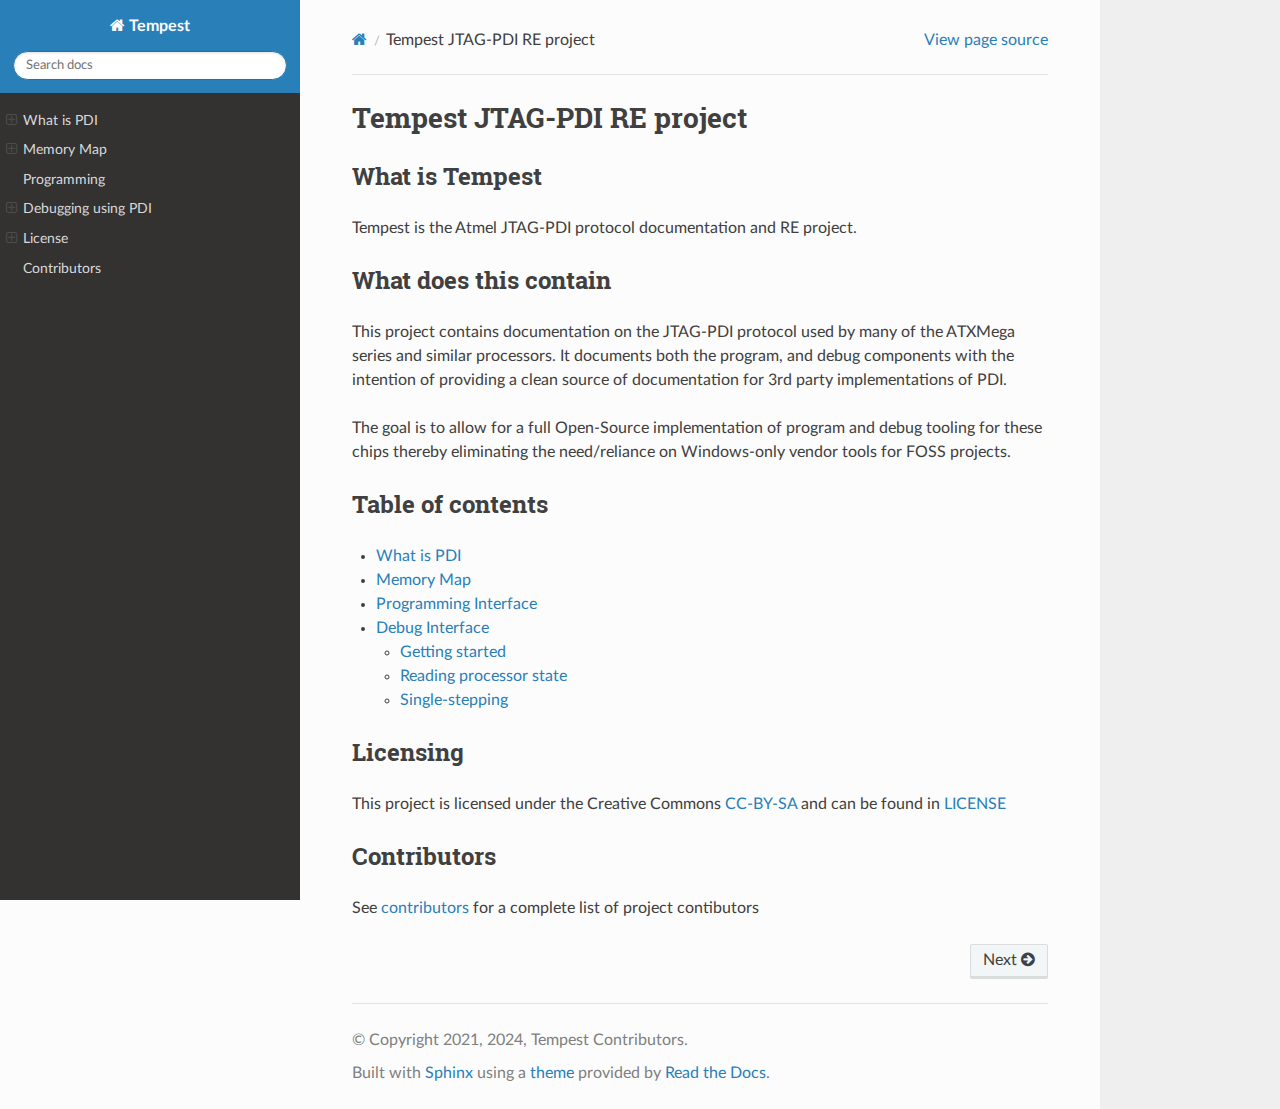
<file: index.html>
<!DOCTYPE html>
<html class="writer-html5" lang="en" data-content_root="./">
<head>
  <meta charset="utf-8" /><meta name="viewport" content="width=device-width, initial-scale=1" />

  <meta name="viewport" content="width=device-width, initial-scale=1.0" />
  <title>Tempest JTAG-PDI RE project &mdash; Tempest  documentation</title>
      <link rel="stylesheet" type="text/css" href="_static/pygments.css?v=80d5e7a1" />
      <link rel="stylesheet" type="text/css" href="_static/css/tempest.css?v=375db53c" />
      <link rel="stylesheet" type="text/css" href="_static/graphviz.css?v=eafc0fe6" />

  
  <!--[if lt IE 9]>
    <script src="_static/js/html5shiv.min.js"></script>
  <![endif]-->
  
        <script src="_static/jquery.js?v=5d32c60e"></script>
        <script src="_static/_sphinx_javascript_frameworks_compat.js?v=2cd50e6c"></script>
        <script src="_static/documentation_options.js?v=5929fcd5"></script>
        <script src="_static/doctools.js?v=888ff710"></script>
        <script src="_static/sphinx_highlight.js?v=dc90522c"></script>
        <script src="https://wavedrom.com/skins/default.js"></script>
        <script src="https://wavedrom.com/wavedrom.min.js"></script>
    <script src="_static/js/theme.js"></script>
    <link rel="index" title="Index" href="genindex.html" />
    <link rel="search" title="Search" href="search.html" />
    <link rel="next" title="What is PDI" href="pdi.html" /> 
</head>

<body class="wy-body-for-nav"> 
  <div class="wy-grid-for-nav">
    <nav data-toggle="wy-nav-shift" class="wy-nav-side">
      <div class="wy-side-scroll">
        <div class="wy-side-nav-search" >

          
          
          <a href="#" class="icon icon-home">
            Tempest
          </a>
<div role="search">
  <form id="rtd-search-form" class="wy-form" action="search.html" method="get">
    <input type="text" name="q" placeholder="Search docs" aria-label="Search docs" />
    <input type="hidden" name="check_keywords" value="yes" />
    <input type="hidden" name="area" value="default" />
  </form>
</div>
        </div><div class="wy-menu wy-menu-vertical" data-spy="affix" role="navigation" aria-label="Navigation menu">
              <ul>
<li class="toctree-l1"><a class="reference internal" href="pdi.html">What is PDI</a><ul>
<li class="toctree-l2"><a class="reference internal" href="pdi.html#the-component-in-the-mcu">The component in the MCU</a></li>
<li class="toctree-l2"><a class="reference internal" href="pdi.html#the-instruction-set">The instruction set</a><ul>
<li class="toctree-l3"><a class="reference internal" href="pdi.html#lds">LDS</a></li>
<li class="toctree-l3"><a class="reference internal" href="pdi.html#ld">LD</a></li>
<li class="toctree-l3"><a class="reference internal" href="pdi.html#sts">STS</a></li>
<li class="toctree-l3"><a class="reference internal" href="pdi.html#st">ST</a></li>
<li class="toctree-l3"><a class="reference internal" href="pdi.html#ldcs">LDCS</a></li>
<li class="toctree-l3"><a class="reference internal" href="pdi.html#repeat">REPEAT</a></li>
<li class="toctree-l3"><a class="reference internal" href="pdi.html#stcs">STCS</a></li>
<li class="toctree-l3"><a class="reference internal" href="pdi.html#key">KEY</a></li>
<li class="toctree-l3"><a class="reference internal" href="pdi.html#size-rules">Size Rules</a></li>
<li class="toctree-l3"><a class="reference internal" href="pdi.html#pointer-rules">Pointer Rules</a></li>
<li class="toctree-l3"><a class="reference internal" href="pdi.html#pdi-registers">PDI Registers</a><ul>
<li class="toctree-l4"><a class="reference internal" href="pdi.html#status-register">Status Register</a></li>
<li class="toctree-l4"><a class="reference internal" href="pdi.html#reset-register">Reset Register</a></li>
<li class="toctree-l4"><a class="reference internal" href="pdi.html#control-register">Control Register</a></li>
<li class="toctree-l4"><a class="reference internal" href="pdi.html#register-r3">Register r3</a></li>
<li class="toctree-l4"><a class="reference internal" href="pdi.html#register-r4">Register r4</a></li>
</ul>
</li>
</ul>
</li>
<li class="toctree-l2"><a class="reference internal" href="pdi.html#native-pdi-protocol">Native PDI protocol</a></li>
<li class="toctree-l2"><a class="reference internal" href="pdi.html#jtag-pdi-protocol">JTAG-PDI protocol</a><ul>
<li class="toctree-l3"><a class="reference internal" href="pdi.html#the-tap-instruction-register">The TAP instruction register</a></li>
<li class="toctree-l3"><a class="reference internal" href="pdi.html#identification-ir-idcode">Identification (IR = IDCode)</a></li>
<li class="toctree-l3"><a class="reference internal" href="pdi.html#pdi-mode-ir-pdi">PDI Mode (IR = PDI)</a><ul>
<li class="toctree-l4"><a class="reference internal" href="pdi.html#pdi-frame-format">PDI Frame Format</a></li>
<li class="toctree-l4"><a class="reference internal" href="pdi.html#the-conversation-a-worked-example">The conversation, a worked example</a></li>
</ul>
</li>
</ul>
</li>
</ul>
</li>
<li class="toctree-l1"><a class="reference internal" href="memory.html">Memory Map</a><ul>
<li class="toctree-l2"><a class="reference internal" href="memory.html#processor-controller">Processor Controller</a></li>
<li class="toctree-l2"><a class="reference internal" href="memory.html#breakpoint-unit">Breakpoint Unit</a></li>
<li class="toctree-l2"><a class="reference internal" href="memory.html#data-memory">Data Memory</a></li>
</ul>
</li>
<li class="toctree-l1"><a class="reference internal" href="programming.html">Programming</a></li>
<li class="toctree-l1"><a class="reference internal" href="debugging/index.html">Debugging using PDI</a><ul>
<li class="toctree-l2"><a class="reference internal" href="debugging/index.html#getting-started">Getting started</a></li>
<li class="toctree-l2"><a class="reference internal" href="debugging/index.html#initiating-a-debug-session">Initiating a debug session</a><ul>
<li class="toctree-l3"><a class="reference internal" href="debugging/index.html#put-the-processor-into-reset">Put the processor into reset</a></li>
<li class="toctree-l3"><a class="reference internal" href="debugging/index.html#turn-the-debug-interface-on">Turn the debug interface on</a></li>
<li class="toctree-l3"><a class="reference internal" href="debugging/index.html#take-the-reset-processor-and-put-it-in-debug-pause-state">Take the reset processor and put it in debug pause state</a></li>
</ul>
</li>
<li class="toctree-l2"><a class="reference internal" href="debugging/index.html#running-the-processor-to-an-address">Running the processor to an address</a><ul>
<li class="toctree-l3"><a class="reference internal" href="debugging/index.html#set-up-run-to-address">Set up run-to-address</a></li>
<li class="toctree-l3"><a class="reference internal" href="debugging/index.html#set-the-program-counter-to-a-specific-address">Set the program counter to a specific address</a></li>
<li class="toctree-l3"><a class="reference internal" href="debugging/index.html#run-the-program-to-breakpoint">Run the program to breakpoint</a></li>
<li class="toctree-l3"><a class="reference internal" href="debugging/index.html#clean-up">Clean up</a></li>
</ul>
</li>
<li class="toctree-l2"><a class="reference internal" href="debugging/index.html#reading-processor-state">Reading processor state</a><ul>
<li class="toctree-l3"><a class="reference internal" href="debugging/index.html#read-program-counter-pc-1">Read program counter (PC+1)</a></li>
<li class="toctree-l3"><a class="reference internal" href="debugging/index.html#clean-up-verification">Clean up verification</a></li>
<li class="toctree-l3"><a class="reference internal" href="debugging/index.html#read-back-stack-pointer-sreg">Read back Stack Pointer + SREG</a></li>
<li class="toctree-l3"><a class="reference internal" href="debugging/index.html#verify-state">Verify state</a></li>
<li class="toctree-l3"><a class="reference internal" href="debugging/index.html#reading-back-the-avr-registers">Reading back the AVR registers</a></li>
</ul>
</li>
<li class="toctree-l2"><a class="reference internal" href="debugging/index.html#single-stepping">Single Stepping</a><ul>
<li class="toctree-l3"><a class="reference internal" href="debugging/index.html#setting-up-the-breakpoint">Setting up the breakpoint</a></li>
</ul>
</li>
</ul>
</li>
<li class="toctree-l1"><a class="reference internal" href="license.html">License</a><ul>
<li class="toctree-l2"><a class="reference internal" href="license.html#cc-by-sa-2-0">CC-BY-SA 2.0</a></li>
</ul>
</li>
<li class="toctree-l1"><a class="reference internal" href="contributors.html">Contributors</a></li>
</ul>

        </div>
      </div>
    </nav>

    <section data-toggle="wy-nav-shift" class="wy-nav-content-wrap"><nav class="wy-nav-top" aria-label="Mobile navigation menu" >
          <i data-toggle="wy-nav-top" class="fa fa-bars"></i>
          <a href="#">Tempest</a>
      </nav>

      <div class="wy-nav-content">
        <div class="rst-content">
          <div role="navigation" aria-label="Page navigation">
  <ul class="wy-breadcrumbs">
      <li><a href="#" class="icon icon-home" aria-label="Home"></a></li>
      <li class="breadcrumb-item active">Tempest JTAG-PDI RE project</li>
      <li class="wy-breadcrumbs-aside">
            <a href="_sources/index.md.txt" rel="nofollow"> View page source</a>
      </li>
  </ul>
  <hr/>
</div>
          <div role="main" class="document" itemscope="itemscope" itemtype="http://schema.org/Article">
           <div itemprop="articleBody">
             
  <div class="toctree-wrapper compound">
</div>
<section id="tempest-jtag-pdi-re-project">
<h1>Tempest JTAG-PDI RE project<a class="headerlink" href="#tempest-jtag-pdi-re-project" title="Link to this heading"></a></h1>
<section id="what-is-tempest">
<h2>What is Tempest<a class="headerlink" href="#what-is-tempest" title="Link to this heading"></a></h2>
<p>Tempest is the Atmel JTAG-PDI protocol documentation and RE project.</p>
</section>
<section id="what-does-this-contain">
<h2>What does this contain<a class="headerlink" href="#what-does-this-contain" title="Link to this heading"></a></h2>
<p>This project contains documentation on the JTAG-PDI protocol used by many of the ATXMega series and similar processors.
It documents both the program, and debug components with the intention of providing a clean source of documentation for 3rd party implementations of PDI.</p>
<p>The goal is to allow for a full Open-Source implementation of program and debug tooling for these chips thereby eliminating the need/reliance on Windows-only vendor tools for FOSS projects.</p>
</section>
<section id="table-of-contents">
<h2>Table of contents<a class="headerlink" href="#table-of-contents" title="Link to this heading"></a></h2>
<ul class="simple">
<li><p><a class="reference internal" href="pdi.html"><span class="std std-doc">What is PDI</span></a></p></li>
<li><p><a class="reference internal" href="memory.html"><span class="std std-doc">Memory Map</span></a></p></li>
<li><p><a class="reference internal" href="programming.html"><span class="std std-doc">Programming Interface</span></a></p></li>
<li><p><a class="reference internal" href="debugging/index.html"><span class="std std-doc">Debug Interface</span></a></p>
<ul>
<li><p><a class="reference internal" href="debugging/index.html#getting-started"><span class="std std-ref">Getting started</span></a></p></li>
<li><p><a class="reference internal" href="debugging/index.html#reading-processor-state"><span class="std std-ref">Reading processor state</span></a></p></li>
<li><p><a class="reference internal" href="debugging/index.html#single-stepping"><span class="std std-ref">Single-stepping</span></a></p></li>
</ul>
</li>
</ul>
</section>
<section id="licensing">
<h2>Licensing<a class="headerlink" href="#licensing" title="Link to this heading"></a></h2>
<p>This project is licensed under the Creative Commons <a class="reference external" href="https://creativecommons.org/licenses/by-sa/2.0/">CC-BY-SA</a> and can be found in <a class="reference internal" href="license.html"><span class="std std-doc">LICENSE</span></a></p>
</section>
<section id="contributors">
<h2>Contributors<a class="headerlink" href="#contributors" title="Link to this heading"></a></h2>
<p>See <a class="reference internal" href="contributors.html"><span class="std std-doc">contributors</span></a> for a complete list of project contibutors</p>
</section>
</section>

    <script type="text/javascript">
        function init() {
            WaveDrom.ProcessAll();
        }
        window.onload = init;
    </script>

           </div>
          </div>
          <footer><div class="rst-footer-buttons" role="navigation" aria-label="Footer">
        <a href="pdi.html" class="btn btn-neutral float-right" title="What is PDI" accesskey="n" rel="next">Next <span class="fa fa-arrow-circle-right" aria-hidden="true"></span></a>
    </div>

  <hr/>

  <div role="contentinfo">
    <p>&#169; Copyright 2021, 2024, Tempest Contributors.</p>
  </div>

  Built with <a href="https://www.sphinx-doc.org/">Sphinx</a> using a
    <a href="https://github.com/readthedocs/sphinx_rtd_theme">theme</a>
    provided by <a href="https://readthedocs.org">Read the Docs</a>.
   

</footer>
        </div>
      </div>
    </section>
  </div>
  <script>
      jQuery(function () {
          SphinxRtdTheme.Navigation.enable(true);
      });
  </script> 

</body>
</html>
</file>
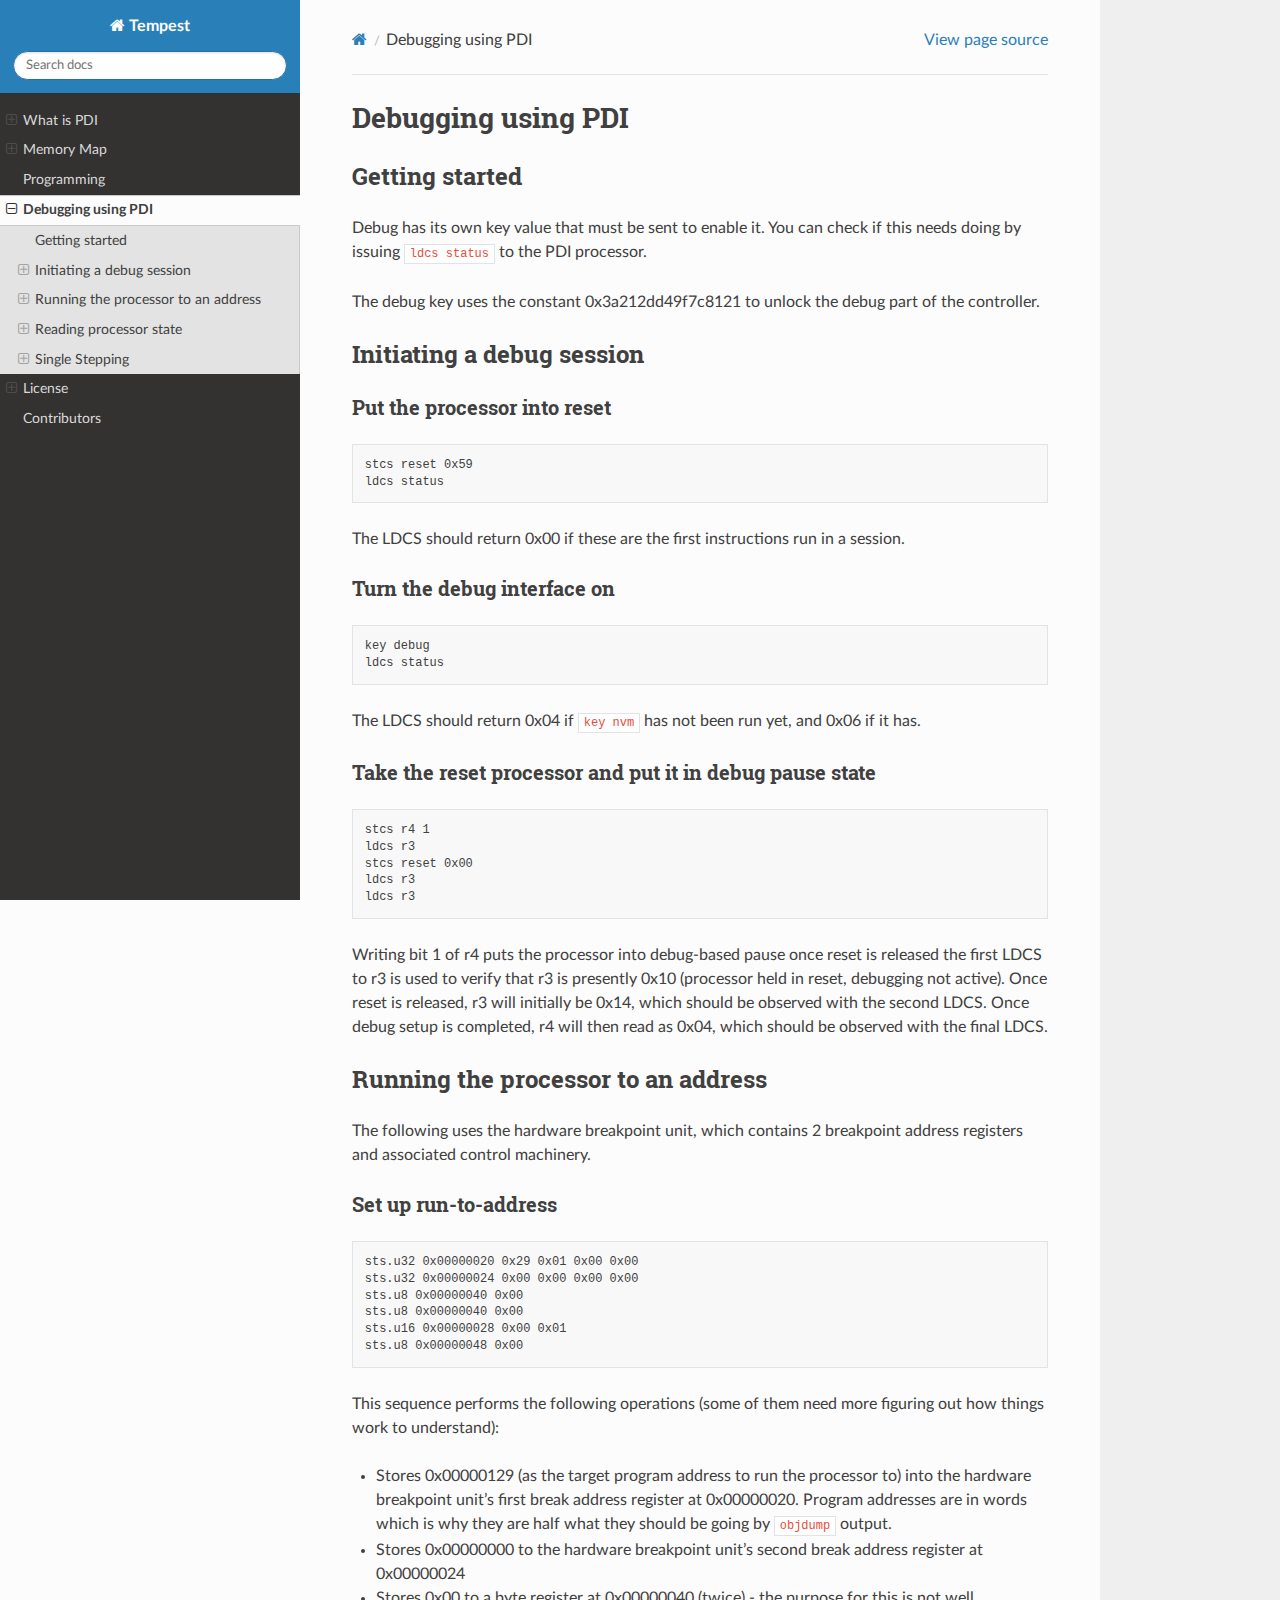
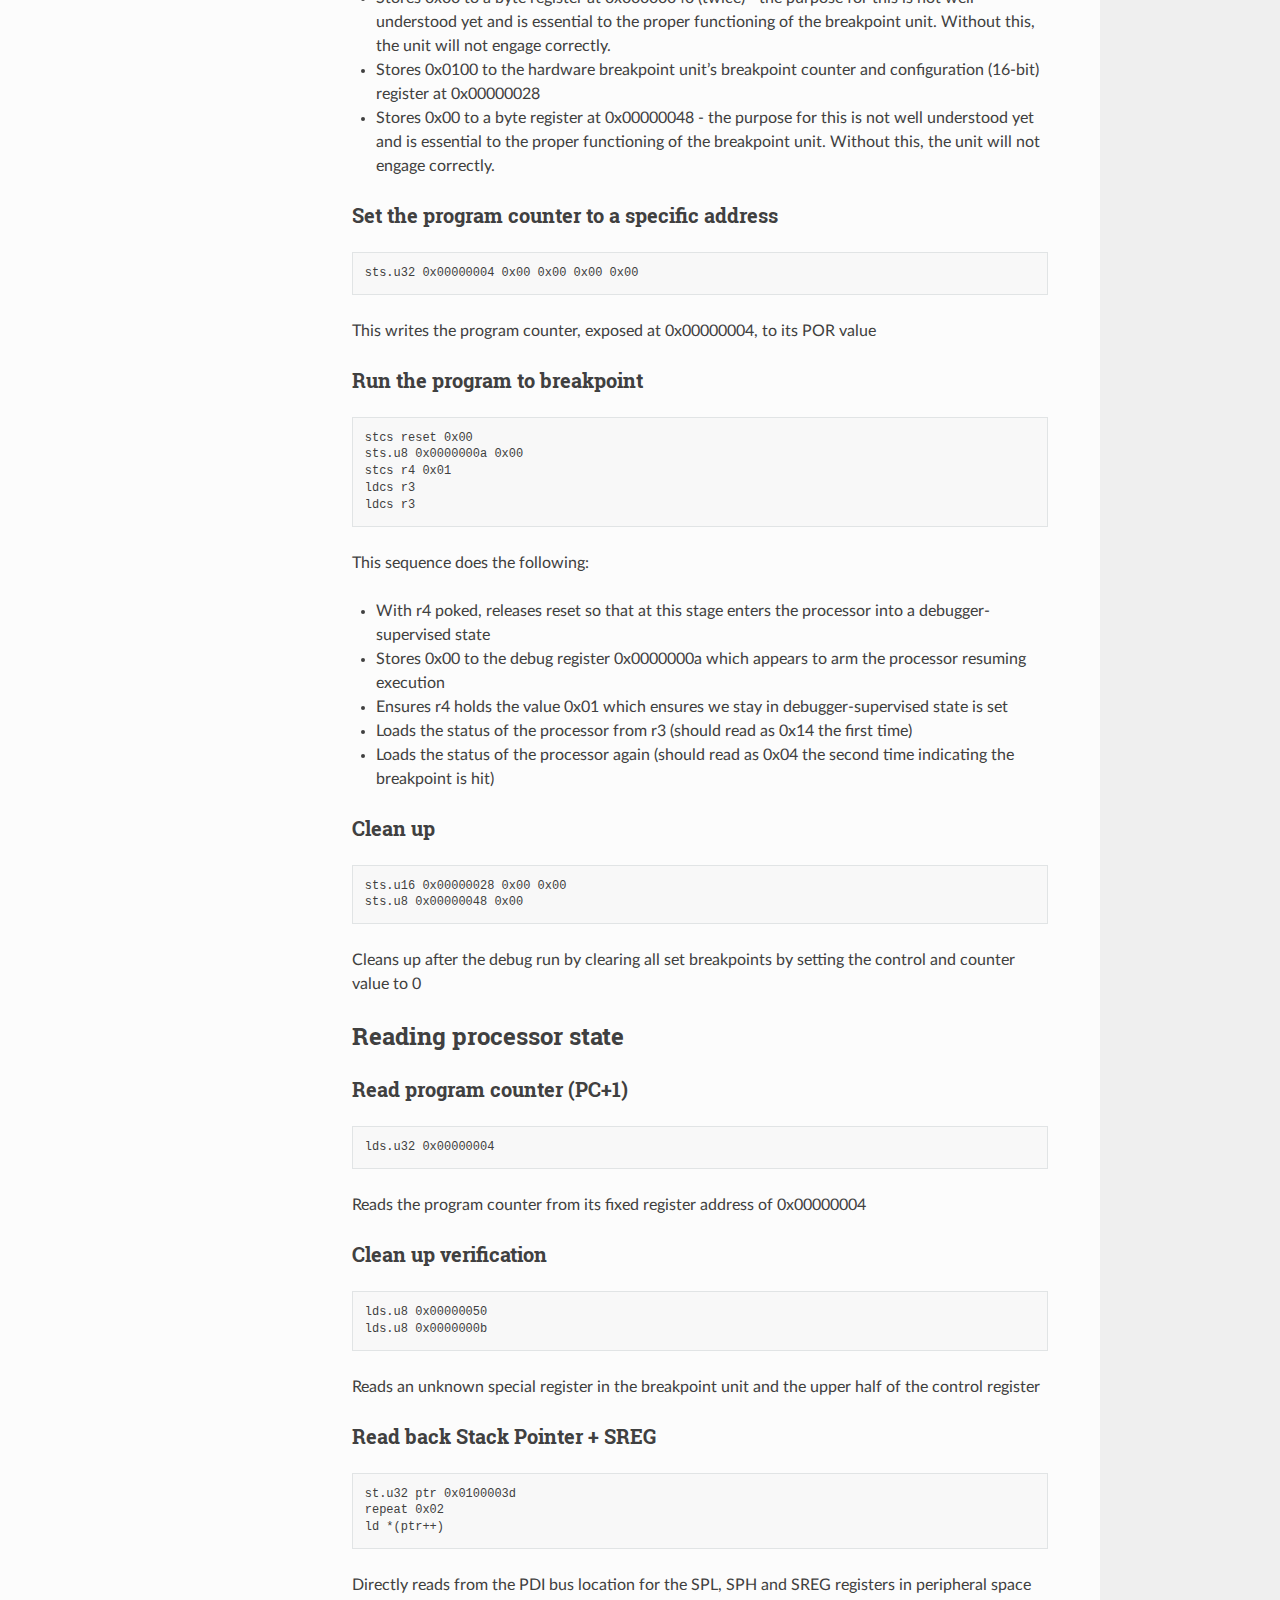
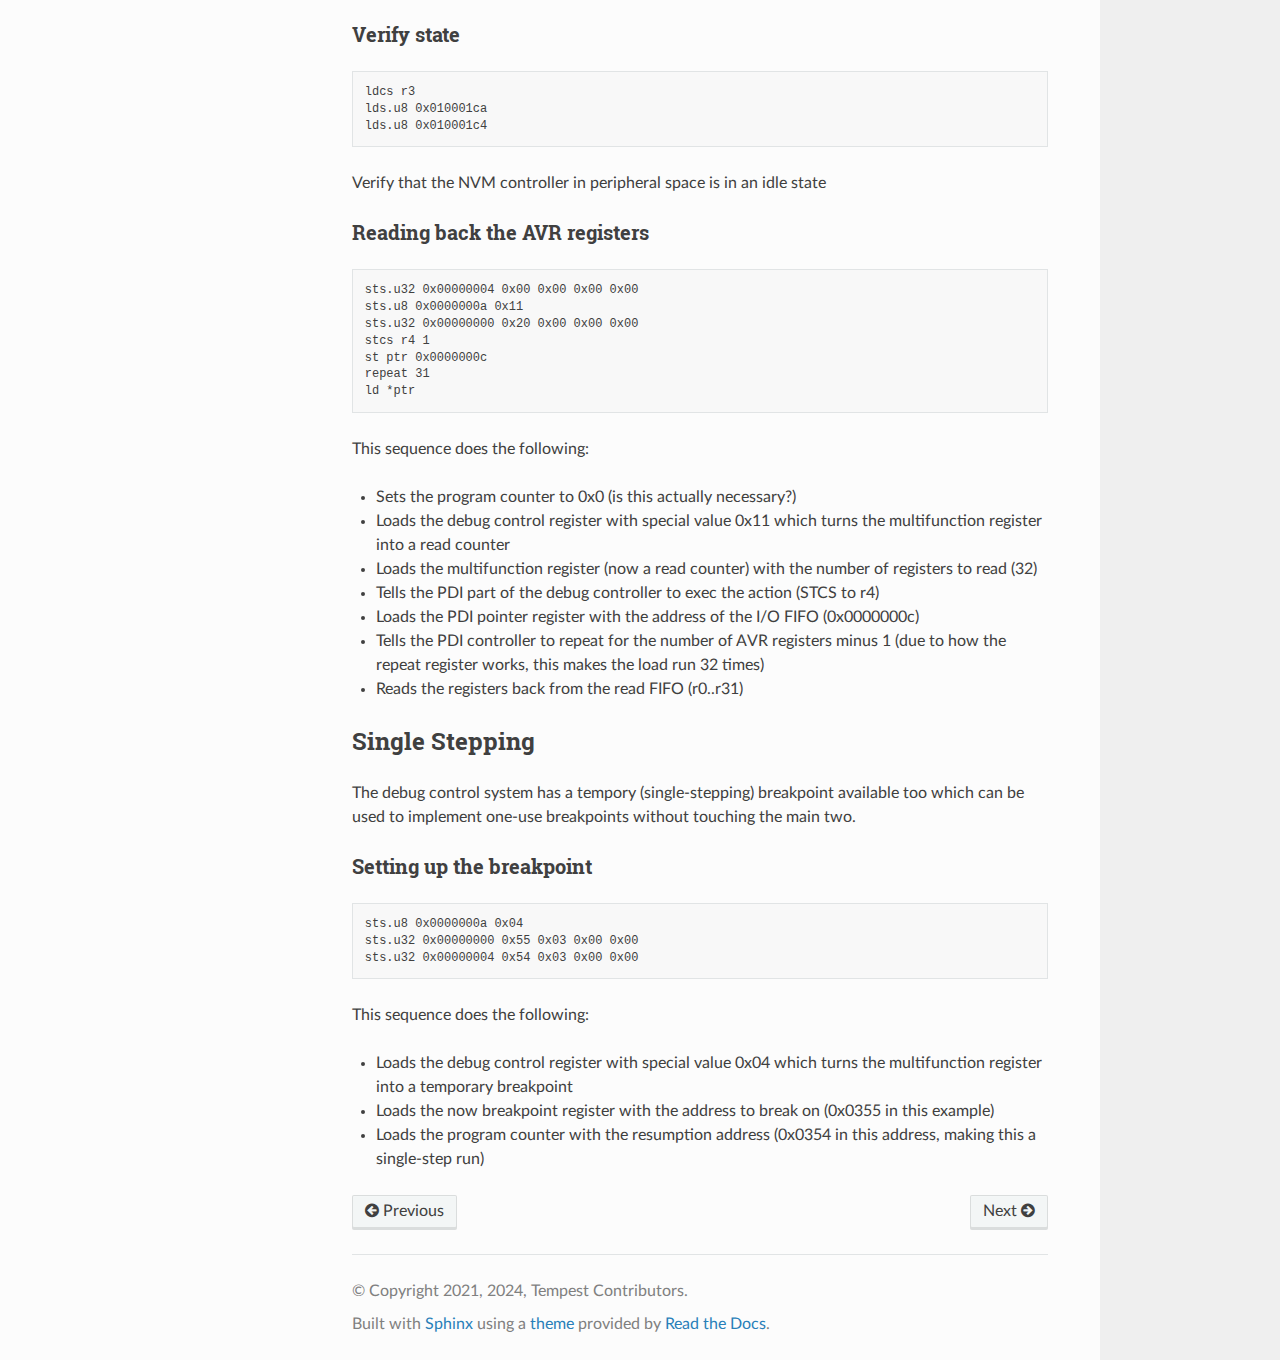
<file: debugging/index.html>
<!DOCTYPE html>
<html class="writer-html5" lang="en" data-content_root="../">
<head>
  <meta charset="utf-8" /><meta name="viewport" content="width=device-width, initial-scale=1" />

  <meta name="viewport" content="width=device-width, initial-scale=1.0" />
  <title>Debugging using PDI &mdash; Tempest  documentation</title>
      <link rel="stylesheet" type="text/css" href="../_static/pygments.css?v=80d5e7a1" />
      <link rel="stylesheet" type="text/css" href="../_static/css/tempest.css?v=375db53c" />
      <link rel="stylesheet" type="text/css" href="../_static/graphviz.css?v=eafc0fe6" />

  
  <!--[if lt IE 9]>
    <script src="../_static/js/html5shiv.min.js"></script>
  <![endif]-->
  
        <script src="../_static/jquery.js?v=5d32c60e"></script>
        <script src="../_static/_sphinx_javascript_frameworks_compat.js?v=2cd50e6c"></script>
        <script src="../_static/documentation_options.js?v=5929fcd5"></script>
        <script src="../_static/doctools.js?v=888ff710"></script>
        <script src="../_static/sphinx_highlight.js?v=dc90522c"></script>
        <script src="https://wavedrom.com/skins/default.js"></script>
        <script src="https://wavedrom.com/wavedrom.min.js"></script>
    <script src="../_static/js/theme.js"></script>
    <link rel="index" title="Index" href="../genindex.html" />
    <link rel="search" title="Search" href="../search.html" />
    <link rel="next" title="License" href="../license.html" />
    <link rel="prev" title="Programming" href="../programming.html" /> 
</head>

<body class="wy-body-for-nav"> 
  <div class="wy-grid-for-nav">
    <nav data-toggle="wy-nav-shift" class="wy-nav-side">
      <div class="wy-side-scroll">
        <div class="wy-side-nav-search" >

          
          
          <a href="../index.html" class="icon icon-home">
            Tempest
          </a>
<div role="search">
  <form id="rtd-search-form" class="wy-form" action="../search.html" method="get">
    <input type="text" name="q" placeholder="Search docs" aria-label="Search docs" />
    <input type="hidden" name="check_keywords" value="yes" />
    <input type="hidden" name="area" value="default" />
  </form>
</div>
        </div><div class="wy-menu wy-menu-vertical" data-spy="affix" role="navigation" aria-label="Navigation menu">
              <ul class="current">
<li class="toctree-l1"><a class="reference internal" href="../pdi.html">What is PDI</a><ul>
<li class="toctree-l2"><a class="reference internal" href="../pdi.html#the-component-in-the-mcu">The component in the MCU</a></li>
<li class="toctree-l2"><a class="reference internal" href="../pdi.html#the-instruction-set">The instruction set</a><ul>
<li class="toctree-l3"><a class="reference internal" href="../pdi.html#lds">LDS</a></li>
<li class="toctree-l3"><a class="reference internal" href="../pdi.html#ld">LD</a></li>
<li class="toctree-l3"><a class="reference internal" href="../pdi.html#sts">STS</a></li>
<li class="toctree-l3"><a class="reference internal" href="../pdi.html#st">ST</a></li>
<li class="toctree-l3"><a class="reference internal" href="../pdi.html#ldcs">LDCS</a></li>
<li class="toctree-l3"><a class="reference internal" href="../pdi.html#repeat">REPEAT</a></li>
<li class="toctree-l3"><a class="reference internal" href="../pdi.html#stcs">STCS</a></li>
<li class="toctree-l3"><a class="reference internal" href="../pdi.html#key">KEY</a></li>
<li class="toctree-l3"><a class="reference internal" href="../pdi.html#size-rules">Size Rules</a></li>
<li class="toctree-l3"><a class="reference internal" href="../pdi.html#pointer-rules">Pointer Rules</a></li>
<li class="toctree-l3"><a class="reference internal" href="../pdi.html#pdi-registers">PDI Registers</a><ul>
<li class="toctree-l4"><a class="reference internal" href="../pdi.html#status-register">Status Register</a></li>
<li class="toctree-l4"><a class="reference internal" href="../pdi.html#reset-register">Reset Register</a></li>
<li class="toctree-l4"><a class="reference internal" href="../pdi.html#control-register">Control Register</a></li>
<li class="toctree-l4"><a class="reference internal" href="../pdi.html#register-r3">Register r3</a></li>
<li class="toctree-l4"><a class="reference internal" href="../pdi.html#register-r4">Register r4</a></li>
</ul>
</li>
</ul>
</li>
<li class="toctree-l2"><a class="reference internal" href="../pdi.html#native-pdi-protocol">Native PDI protocol</a></li>
<li class="toctree-l2"><a class="reference internal" href="../pdi.html#jtag-pdi-protocol">JTAG-PDI protocol</a><ul>
<li class="toctree-l3"><a class="reference internal" href="../pdi.html#the-tap-instruction-register">The TAP instruction register</a></li>
<li class="toctree-l3"><a class="reference internal" href="../pdi.html#identification-ir-idcode">Identification (IR = IDCode)</a></li>
<li class="toctree-l3"><a class="reference internal" href="../pdi.html#pdi-mode-ir-pdi">PDI Mode (IR = PDI)</a><ul>
<li class="toctree-l4"><a class="reference internal" href="../pdi.html#pdi-frame-format">PDI Frame Format</a></li>
<li class="toctree-l4"><a class="reference internal" href="../pdi.html#the-conversation-a-worked-example">The conversation, a worked example</a></li>
</ul>
</li>
</ul>
</li>
</ul>
</li>
<li class="toctree-l1"><a class="reference internal" href="../memory.html">Memory Map</a><ul>
<li class="toctree-l2"><a class="reference internal" href="../memory.html#processor-controller">Processor Controller</a></li>
<li class="toctree-l2"><a class="reference internal" href="../memory.html#breakpoint-unit">Breakpoint Unit</a></li>
<li class="toctree-l2"><a class="reference internal" href="../memory.html#data-memory">Data Memory</a></li>
</ul>
</li>
<li class="toctree-l1"><a class="reference internal" href="../programming.html">Programming</a></li>
<li class="toctree-l1 current"><a class="current reference internal" href="#">Debugging using PDI</a><ul>
<li class="toctree-l2"><a class="reference internal" href="#getting-started">Getting started</a></li>
<li class="toctree-l2"><a class="reference internal" href="#initiating-a-debug-session">Initiating a debug session</a><ul>
<li class="toctree-l3"><a class="reference internal" href="#put-the-processor-into-reset">Put the processor into reset</a></li>
<li class="toctree-l3"><a class="reference internal" href="#turn-the-debug-interface-on">Turn the debug interface on</a></li>
<li class="toctree-l3"><a class="reference internal" href="#take-the-reset-processor-and-put-it-in-debug-pause-state">Take the reset processor and put it in debug pause state</a></li>
</ul>
</li>
<li class="toctree-l2"><a class="reference internal" href="#running-the-processor-to-an-address">Running the processor to an address</a><ul>
<li class="toctree-l3"><a class="reference internal" href="#set-up-run-to-address">Set up run-to-address</a></li>
<li class="toctree-l3"><a class="reference internal" href="#set-the-program-counter-to-a-specific-address">Set the program counter to a specific address</a></li>
<li class="toctree-l3"><a class="reference internal" href="#run-the-program-to-breakpoint">Run the program to breakpoint</a></li>
<li class="toctree-l3"><a class="reference internal" href="#clean-up">Clean up</a></li>
</ul>
</li>
<li class="toctree-l2"><a class="reference internal" href="#reading-processor-state">Reading processor state</a><ul>
<li class="toctree-l3"><a class="reference internal" href="#read-program-counter-pc-1">Read program counter (PC+1)</a></li>
<li class="toctree-l3"><a class="reference internal" href="#clean-up-verification">Clean up verification</a></li>
<li class="toctree-l3"><a class="reference internal" href="#read-back-stack-pointer-sreg">Read back Stack Pointer + SREG</a></li>
<li class="toctree-l3"><a class="reference internal" href="#verify-state">Verify state</a></li>
<li class="toctree-l3"><a class="reference internal" href="#reading-back-the-avr-registers">Reading back the AVR registers</a></li>
</ul>
</li>
<li class="toctree-l2"><a class="reference internal" href="#single-stepping">Single Stepping</a><ul>
<li class="toctree-l3"><a class="reference internal" href="#setting-up-the-breakpoint">Setting up the breakpoint</a></li>
</ul>
</li>
</ul>
</li>
<li class="toctree-l1"><a class="reference internal" href="../license.html">License</a><ul>
<li class="toctree-l2"><a class="reference internal" href="../license.html#cc-by-sa-2-0">CC-BY-SA 2.0</a></li>
</ul>
</li>
<li class="toctree-l1"><a class="reference internal" href="../contributors.html">Contributors</a></li>
</ul>

        </div>
      </div>
    </nav>

    <section data-toggle="wy-nav-shift" class="wy-nav-content-wrap"><nav class="wy-nav-top" aria-label="Mobile navigation menu" >
          <i data-toggle="wy-nav-top" class="fa fa-bars"></i>
          <a href="../index.html">Tempest</a>
      </nav>

      <div class="wy-nav-content">
        <div class="rst-content">
          <div role="navigation" aria-label="Page navigation">
  <ul class="wy-breadcrumbs">
      <li><a href="../index.html" class="icon icon-home" aria-label="Home"></a></li>
      <li class="breadcrumb-item active">Debugging using PDI</li>
      <li class="wy-breadcrumbs-aside">
            <a href="../_sources/debugging/index.md.txt" rel="nofollow"> View page source</a>
      </li>
  </ul>
  <hr/>
</div>
          <div role="main" class="document" itemscope="itemscope" itemtype="http://schema.org/Article">
           <div itemprop="articleBody">
             
  <section id="debugging-using-pdi">
<h1>Debugging using PDI<a class="headerlink" href="#debugging-using-pdi" title="Link to this heading"></a></h1>
<section id="getting-started">
<h2>Getting started<a class="headerlink" href="#getting-started" title="Link to this heading"></a></h2>
<p>Debug has its own key value that must be sent to enable it. You can check if this needs doing by issuing <code class="docutils literal notranslate"><span class="pre">ldcs</span> <span class="pre">status</span></code> to the PDI processor.</p>
<p>The debug key uses the constant 0x3a212dd49f7c8121 to unlock the debug part of the controller.</p>
</section>
<section id="initiating-a-debug-session">
<h2>Initiating a debug session<a class="headerlink" href="#initiating-a-debug-session" title="Link to this heading"></a></h2>
<section id="put-the-processor-into-reset">
<h3>Put the processor into reset<a class="headerlink" href="#put-the-processor-into-reset" title="Link to this heading"></a></h3>
<div class="highlight-pdi notranslate"><div class="highlight"><pre><span></span>stcs reset 0x59
ldcs status
</pre></div>
</div>
<p>The LDCS should return 0x00 if these are the first instructions run in a session.</p>
</section>
<section id="turn-the-debug-interface-on">
<h3>Turn the debug interface on<a class="headerlink" href="#turn-the-debug-interface-on" title="Link to this heading"></a></h3>
<div class="highlight-pdi notranslate"><div class="highlight"><pre><span></span>key debug
ldcs status
</pre></div>
</div>
<p>The LDCS should return 0x04 if <code class="docutils literal notranslate"><span class="pre">key</span> <span class="pre">nvm</span></code> has not been run yet, and 0x06 if it has.</p>
</section>
<section id="take-the-reset-processor-and-put-it-in-debug-pause-state">
<h3>Take the reset processor and put it in debug pause state<a class="headerlink" href="#take-the-reset-processor-and-put-it-in-debug-pause-state" title="Link to this heading"></a></h3>
<div class="highlight-pdi notranslate"><div class="highlight"><pre><span></span>stcs r4 1
ldcs r3
stcs reset 0x00
ldcs r3
ldcs r3
</pre></div>
</div>
<p>Writing bit 1 of r4 puts the processor into debug-based pause once reset is released
the first LDCS to r3 is used to verify that r3 is presently 0x10 (processor held in reset, debugging not active).
Once reset is released, r3 will initially be 0x14, which should be observed with the second LDCS.
Once debug setup is completed, r4 will then read as 0x04, which should be observed with the final LDCS.</p>
</section>
</section>
<section id="running-the-processor-to-an-address">
<h2>Running the processor to an address<a class="headerlink" href="#running-the-processor-to-an-address" title="Link to this heading"></a></h2>
<p>The following uses the hardware breakpoint unit, which contains 2 breakpoint address registers and associated
control machinery.</p>
<section id="set-up-run-to-address">
<h3>Set up run-to-address<a class="headerlink" href="#set-up-run-to-address" title="Link to this heading"></a></h3>
<div class="highlight-pdi notranslate"><div class="highlight"><pre><span></span>sts.u32 0x00000020 0x29 0x01 0x00 0x00
sts.u32 0x00000024 0x00 0x00 0x00 0x00
sts.u8 0x00000040 0x00
sts.u8 0x00000040 0x00
sts.u16 0x00000028 0x00 0x01
sts.u8 0x00000048 0x00
</pre></div>
</div>
<p>This sequence performs the following operations (some of them need more figuring out how things work to understand):</p>
<ul class="simple">
<li><p>Stores 0x00000129 (as the target program address to run the processor to) into the hardware breakpoint unit’s
first break address register at 0x00000020. Program addresses are in words which is why they are half what
they should be going by <code class="docutils literal notranslate"><span class="pre">objdump</span></code> output.</p></li>
<li><p>Stores 0x00000000 to the hardware breakpoint unit’s second break address register at 0x00000024</p></li>
<li><p>Stores 0x00 to a byte register at 0x00000040 (twice) - the purpose for this is not well understood yet and is
essential to the proper functioning of the breakpoint unit. Without this, the unit will not engage correctly.</p></li>
<li><p>Stores 0x0100 to the hardware breakpoint unit’s breakpoint counter and configuration (16-bit) register at 0x00000028</p></li>
<li><p>Stores 0x00 to a byte register at 0x00000048 - the purpose for this is not well understood yet and is
essential to the proper functioning of the breakpoint unit. Without this, the unit will not engage correctly.</p></li>
</ul>
</section>
<section id="set-the-program-counter-to-a-specific-address">
<h3>Set the program counter to a specific address<a class="headerlink" href="#set-the-program-counter-to-a-specific-address" title="Link to this heading"></a></h3>
<div class="highlight-pdi notranslate"><div class="highlight"><pre><span></span>sts.u32 0x00000004 0x00 0x00 0x00 0x00
</pre></div>
</div>
<p>This writes the program counter, exposed at 0x00000004, to its POR value</p>
</section>
<section id="run-the-program-to-breakpoint">
<h3>Run the program to breakpoint<a class="headerlink" href="#run-the-program-to-breakpoint" title="Link to this heading"></a></h3>
<div class="highlight-pdi notranslate"><div class="highlight"><pre><span></span>stcs reset 0x00
sts.u8 0x0000000a 0x00
stcs r4 0x01
ldcs r3
ldcs r3
</pre></div>
</div>
<p>This sequence does the following:</p>
<ul class="simple">
<li><p>With r4 poked, releases reset so that at this stage enters the processor into a debugger-supervised state</p></li>
<li><p>Stores 0x00 to the debug register 0x0000000a which appears to arm the processor resuming execution</p></li>
<li><p>Ensures r4 holds the value 0x01 which ensures we stay in debugger-supervised state is set</p></li>
<li><p>Loads the status of the processor from r3 (should read as 0x14 the first time)</p></li>
<li><p>Loads the status of the processor again (should read as 0x04 the second time indicating the breakpoint is hit)</p></li>
</ul>
</section>
<section id="clean-up">
<h3>Clean up<a class="headerlink" href="#clean-up" title="Link to this heading"></a></h3>
<div class="highlight-pdi notranslate"><div class="highlight"><pre><span></span>sts.u16 0x00000028 0x00 0x00
sts.u8 0x00000048 0x00
</pre></div>
</div>
<p>Cleans up after the debug run by clearing all set breakpoints by setting the control and counter value to 0</p>
</section>
</section>
<section id="reading-processor-state">
<h2>Reading processor state<a class="headerlink" href="#reading-processor-state" title="Link to this heading"></a></h2>
<section id="read-program-counter-pc-1">
<h3>Read program counter (PC+1)<a class="headerlink" href="#read-program-counter-pc-1" title="Link to this heading"></a></h3>
<div class="highlight-pdi notranslate"><div class="highlight"><pre><span></span>lds.u32 0x00000004
</pre></div>
</div>
<p>Reads the program counter from its fixed register address of 0x00000004</p>
</section>
<section id="clean-up-verification">
<h3>Clean up verification<a class="headerlink" href="#clean-up-verification" title="Link to this heading"></a></h3>
<div class="highlight-pdi notranslate"><div class="highlight"><pre><span></span>lds.u8 0x00000050
lds.u8 0x0000000b
</pre></div>
</div>
<p>Reads an unknown special register in the breakpoint unit and the upper half of the control register</p>
</section>
<section id="read-back-stack-pointer-sreg">
<h3>Read back Stack Pointer + SREG<a class="headerlink" href="#read-back-stack-pointer-sreg" title="Link to this heading"></a></h3>
<div class="highlight-pdi notranslate"><div class="highlight"><pre><span></span>st.u32 ptr 0x0100003d
repeat 0x02
ld *(ptr++)
</pre></div>
</div>
<p>Directly reads from the PDI bus location for the SPL, SPH and SREG registers in peripheral space</p>
</section>
<section id="verify-state">
<h3>Verify state<a class="headerlink" href="#verify-state" title="Link to this heading"></a></h3>
<div class="highlight-pdi notranslate"><div class="highlight"><pre><span></span>ldcs r3
lds.u8 0x010001ca
lds.u8 0x010001c4
</pre></div>
</div>
<p>Verify that the NVM controller in peripheral space is in an idle state</p>
</section>
<section id="reading-back-the-avr-registers">
<h3>Reading back the AVR registers<a class="headerlink" href="#reading-back-the-avr-registers" title="Link to this heading"></a></h3>
<div class="highlight-pdi notranslate"><div class="highlight"><pre><span></span>sts.u32 0x00000004 0x00 0x00 0x00 0x00
sts.u8 0x0000000a 0x11
sts.u32 0x00000000 0x20 0x00 0x00 0x00
stcs r4 1
st ptr 0x0000000c
repeat 31
ld *ptr
</pre></div>
</div>
<p>This sequence does the following:</p>
<ul class="simple">
<li><p>Sets the program counter to 0x0 (is this actually necessary?)</p></li>
<li><p>Loads the debug control register with special value 0x11 which turns the multifunction register into a read counter</p></li>
<li><p>Loads the multifunction register (now a read counter) with the number of registers to read (32)</p></li>
<li><p>Tells the PDI part of the debug controller to exec the action (STCS to r4)</p></li>
<li><p>Loads the PDI pointer register with the address of the I/O FIFO (0x0000000c)</p></li>
<li><p>Tells the PDI controller to repeat for the number of AVR registers minus 1 (due to how the repeat register works,
this makes the load run 32 times)</p></li>
<li><p>Reads the registers back from the read FIFO (r0..r31)</p></li>
</ul>
</section>
</section>
<section id="single-stepping">
<h2>Single Stepping<a class="headerlink" href="#single-stepping" title="Link to this heading"></a></h2>
<p>The debug control system has a tempory (single-stepping) breakpoint available too which can be used to implement one-use breakpoints without touching the main two.</p>
<section id="setting-up-the-breakpoint">
<h3>Setting up the breakpoint<a class="headerlink" href="#setting-up-the-breakpoint" title="Link to this heading"></a></h3>
<div class="highlight-pdi notranslate"><div class="highlight"><pre><span></span>sts.u8 0x0000000a 0x04
sts.u32 0x00000000 0x55 0x03 0x00 0x00
sts.u32 0x00000004 0x54 0x03 0x00 0x00
</pre></div>
</div>
<p>This sequence does the following:</p>
<ul class="simple">
<li><p>Loads the debug control register with special value 0x04 which turns the multifunction register into a temporary breakpoint</p></li>
<li><p>Loads the now breakpoint register with the address to break on (0x0355 in this example)</p></li>
<li><p>Loads the program counter with the resumption address (0x0354 in this address, making this a single-step run)</p></li>
</ul>
</section>
</section>
</section>

    <script type="text/javascript">
        function init() {
            WaveDrom.ProcessAll();
        }
        window.onload = init;
    </script>

           </div>
          </div>
          <footer><div class="rst-footer-buttons" role="navigation" aria-label="Footer">
        <a href="../programming.html" class="btn btn-neutral float-left" title="Programming" accesskey="p" rel="prev"><span class="fa fa-arrow-circle-left" aria-hidden="true"></span> Previous</a>
        <a href="../license.html" class="btn btn-neutral float-right" title="License" accesskey="n" rel="next">Next <span class="fa fa-arrow-circle-right" aria-hidden="true"></span></a>
    </div>

  <hr/>

  <div role="contentinfo">
    <p>&#169; Copyright 2021, 2024, Tempest Contributors.</p>
  </div>

  Built with <a href="https://www.sphinx-doc.org/">Sphinx</a> using a
    <a href="https://github.com/readthedocs/sphinx_rtd_theme">theme</a>
    provided by <a href="https://readthedocs.org">Read the Docs</a>.
   

</footer>
        </div>
      </div>
    </section>
  </div>
  <script>
      jQuery(function () {
          SphinxRtdTheme.Navigation.enable(true);
      });
  </script> 

</body>
</html>
</file>
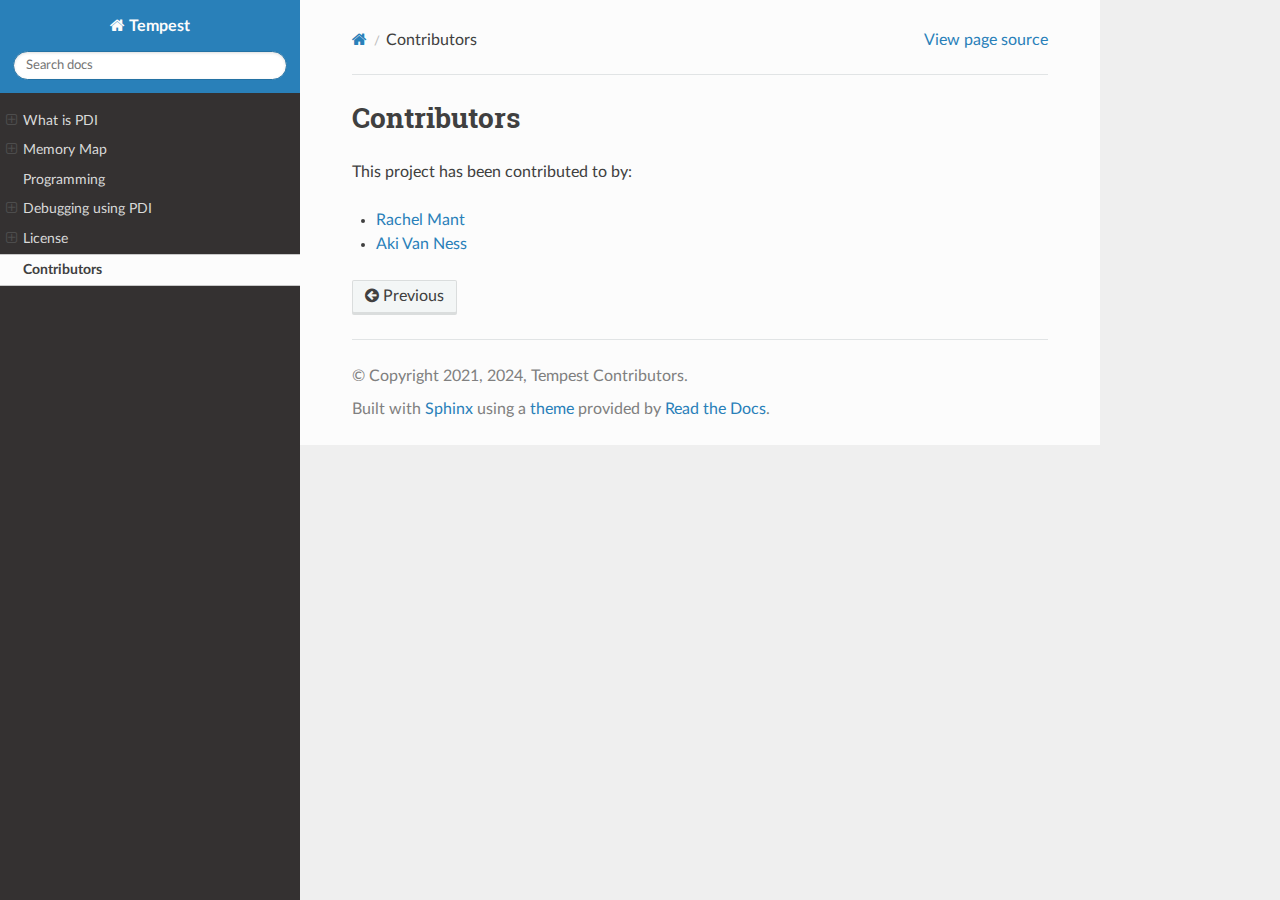
<file: contributors.html>
<!DOCTYPE html>
<html class="writer-html5" lang="en" data-content_root="./">
<head>
  <meta charset="utf-8" /><meta name="viewport" content="width=device-width, initial-scale=1" />

  <meta name="viewport" content="width=device-width, initial-scale=1.0" />
  <title>Contributors &mdash; Tempest  documentation</title>
      <link rel="stylesheet" type="text/css" href="_static/pygments.css?v=80d5e7a1" />
      <link rel="stylesheet" type="text/css" href="_static/css/tempest.css?v=375db53c" />
      <link rel="stylesheet" type="text/css" href="_static/graphviz.css?v=eafc0fe6" />

  
  <!--[if lt IE 9]>
    <script src="_static/js/html5shiv.min.js"></script>
  <![endif]-->
  
        <script src="_static/jquery.js?v=5d32c60e"></script>
        <script src="_static/_sphinx_javascript_frameworks_compat.js?v=2cd50e6c"></script>
        <script src="_static/documentation_options.js?v=5929fcd5"></script>
        <script src="_static/doctools.js?v=888ff710"></script>
        <script src="_static/sphinx_highlight.js?v=dc90522c"></script>
        <script src="https://wavedrom.com/skins/default.js"></script>
        <script src="https://wavedrom.com/wavedrom.min.js"></script>
    <script src="_static/js/theme.js"></script>
    <link rel="index" title="Index" href="genindex.html" />
    <link rel="search" title="Search" href="search.html" />
    <link rel="prev" title="License" href="license.html" /> 
</head>

<body class="wy-body-for-nav"> 
  <div class="wy-grid-for-nav">
    <nav data-toggle="wy-nav-shift" class="wy-nav-side">
      <div class="wy-side-scroll">
        <div class="wy-side-nav-search" >

          
          
          <a href="index.html" class="icon icon-home">
            Tempest
          </a>
<div role="search">
  <form id="rtd-search-form" class="wy-form" action="search.html" method="get">
    <input type="text" name="q" placeholder="Search docs" aria-label="Search docs" />
    <input type="hidden" name="check_keywords" value="yes" />
    <input type="hidden" name="area" value="default" />
  </form>
</div>
        </div><div class="wy-menu wy-menu-vertical" data-spy="affix" role="navigation" aria-label="Navigation menu">
              <ul class="current">
<li class="toctree-l1"><a class="reference internal" href="pdi.html">What is PDI</a><ul>
<li class="toctree-l2"><a class="reference internal" href="pdi.html#the-component-in-the-mcu">The component in the MCU</a></li>
<li class="toctree-l2"><a class="reference internal" href="pdi.html#the-instruction-set">The instruction set</a><ul>
<li class="toctree-l3"><a class="reference internal" href="pdi.html#lds">LDS</a></li>
<li class="toctree-l3"><a class="reference internal" href="pdi.html#ld">LD</a></li>
<li class="toctree-l3"><a class="reference internal" href="pdi.html#sts">STS</a></li>
<li class="toctree-l3"><a class="reference internal" href="pdi.html#st">ST</a></li>
<li class="toctree-l3"><a class="reference internal" href="pdi.html#ldcs">LDCS</a></li>
<li class="toctree-l3"><a class="reference internal" href="pdi.html#repeat">REPEAT</a></li>
<li class="toctree-l3"><a class="reference internal" href="pdi.html#stcs">STCS</a></li>
<li class="toctree-l3"><a class="reference internal" href="pdi.html#key">KEY</a></li>
<li class="toctree-l3"><a class="reference internal" href="pdi.html#size-rules">Size Rules</a></li>
<li class="toctree-l3"><a class="reference internal" href="pdi.html#pointer-rules">Pointer Rules</a></li>
<li class="toctree-l3"><a class="reference internal" href="pdi.html#pdi-registers">PDI Registers</a><ul>
<li class="toctree-l4"><a class="reference internal" href="pdi.html#status-register">Status Register</a></li>
<li class="toctree-l4"><a class="reference internal" href="pdi.html#reset-register">Reset Register</a></li>
<li class="toctree-l4"><a class="reference internal" href="pdi.html#control-register">Control Register</a></li>
<li class="toctree-l4"><a class="reference internal" href="pdi.html#register-r3">Register r3</a></li>
<li class="toctree-l4"><a class="reference internal" href="pdi.html#register-r4">Register r4</a></li>
</ul>
</li>
</ul>
</li>
<li class="toctree-l2"><a class="reference internal" href="pdi.html#native-pdi-protocol">Native PDI protocol</a></li>
<li class="toctree-l2"><a class="reference internal" href="pdi.html#jtag-pdi-protocol">JTAG-PDI protocol</a><ul>
<li class="toctree-l3"><a class="reference internal" href="pdi.html#the-tap-instruction-register">The TAP instruction register</a></li>
<li class="toctree-l3"><a class="reference internal" href="pdi.html#identification-ir-idcode">Identification (IR = IDCode)</a></li>
<li class="toctree-l3"><a class="reference internal" href="pdi.html#pdi-mode-ir-pdi">PDI Mode (IR = PDI)</a><ul>
<li class="toctree-l4"><a class="reference internal" href="pdi.html#pdi-frame-format">PDI Frame Format</a></li>
<li class="toctree-l4"><a class="reference internal" href="pdi.html#the-conversation-a-worked-example">The conversation, a worked example</a></li>
</ul>
</li>
</ul>
</li>
</ul>
</li>
<li class="toctree-l1"><a class="reference internal" href="memory.html">Memory Map</a><ul>
<li class="toctree-l2"><a class="reference internal" href="memory.html#processor-controller">Processor Controller</a></li>
<li class="toctree-l2"><a class="reference internal" href="memory.html#breakpoint-unit">Breakpoint Unit</a></li>
<li class="toctree-l2"><a class="reference internal" href="memory.html#data-memory">Data Memory</a></li>
</ul>
</li>
<li class="toctree-l1"><a class="reference internal" href="programming.html">Programming</a></li>
<li class="toctree-l1"><a class="reference internal" href="debugging/index.html">Debugging using PDI</a><ul>
<li class="toctree-l2"><a class="reference internal" href="debugging/index.html#getting-started">Getting started</a></li>
<li class="toctree-l2"><a class="reference internal" href="debugging/index.html#initiating-a-debug-session">Initiating a debug session</a><ul>
<li class="toctree-l3"><a class="reference internal" href="debugging/index.html#put-the-processor-into-reset">Put the processor into reset</a></li>
<li class="toctree-l3"><a class="reference internal" href="debugging/index.html#turn-the-debug-interface-on">Turn the debug interface on</a></li>
<li class="toctree-l3"><a class="reference internal" href="debugging/index.html#take-the-reset-processor-and-put-it-in-debug-pause-state">Take the reset processor and put it in debug pause state</a></li>
</ul>
</li>
<li class="toctree-l2"><a class="reference internal" href="debugging/index.html#running-the-processor-to-an-address">Running the processor to an address</a><ul>
<li class="toctree-l3"><a class="reference internal" href="debugging/index.html#set-up-run-to-address">Set up run-to-address</a></li>
<li class="toctree-l3"><a class="reference internal" href="debugging/index.html#set-the-program-counter-to-a-specific-address">Set the program counter to a specific address</a></li>
<li class="toctree-l3"><a class="reference internal" href="debugging/index.html#run-the-program-to-breakpoint">Run the program to breakpoint</a></li>
<li class="toctree-l3"><a class="reference internal" href="debugging/index.html#clean-up">Clean up</a></li>
</ul>
</li>
<li class="toctree-l2"><a class="reference internal" href="debugging/index.html#reading-processor-state">Reading processor state</a><ul>
<li class="toctree-l3"><a class="reference internal" href="debugging/index.html#read-program-counter-pc-1">Read program counter (PC+1)</a></li>
<li class="toctree-l3"><a class="reference internal" href="debugging/index.html#clean-up-verification">Clean up verification</a></li>
<li class="toctree-l3"><a class="reference internal" href="debugging/index.html#read-back-stack-pointer-sreg">Read back Stack Pointer + SREG</a></li>
<li class="toctree-l3"><a class="reference internal" href="debugging/index.html#verify-state">Verify state</a></li>
<li class="toctree-l3"><a class="reference internal" href="debugging/index.html#reading-back-the-avr-registers">Reading back the AVR registers</a></li>
</ul>
</li>
<li class="toctree-l2"><a class="reference internal" href="debugging/index.html#single-stepping">Single Stepping</a><ul>
<li class="toctree-l3"><a class="reference internal" href="debugging/index.html#setting-up-the-breakpoint">Setting up the breakpoint</a></li>
</ul>
</li>
</ul>
</li>
<li class="toctree-l1"><a class="reference internal" href="license.html">License</a><ul>
<li class="toctree-l2"><a class="reference internal" href="license.html#cc-by-sa-2-0">CC-BY-SA 2.0</a></li>
</ul>
</li>
<li class="toctree-l1 current"><a class="current reference internal" href="#">Contributors</a></li>
</ul>

        </div>
      </div>
    </nav>

    <section data-toggle="wy-nav-shift" class="wy-nav-content-wrap"><nav class="wy-nav-top" aria-label="Mobile navigation menu" >
          <i data-toggle="wy-nav-top" class="fa fa-bars"></i>
          <a href="index.html">Tempest</a>
      </nav>

      <div class="wy-nav-content">
        <div class="rst-content">
          <div role="navigation" aria-label="Page navigation">
  <ul class="wy-breadcrumbs">
      <li><a href="index.html" class="icon icon-home" aria-label="Home"></a></li>
      <li class="breadcrumb-item active">Contributors</li>
      <li class="wy-breadcrumbs-aside">
            <a href="_sources/contributors.md.txt" rel="nofollow"> View page source</a>
      </li>
  </ul>
  <hr/>
</div>
          <div role="main" class="document" itemscope="itemscope" itemtype="http://schema.org/Article">
           <div itemprop="articleBody">
             
  <section id="contributors">
<h1>Contributors<a class="headerlink" href="#contributors" title="Link to this heading"></a></h1>
<p>This project has been contributed to by:</p>
<ul class="simple">
<li><p><a class="reference external" href="https://github.com/DX-MON">Rachel Mant</a></p></li>
<li><p><a class="reference external" href="https://github.com/lethalbit">Aki Van Ness</a></p></li>
</ul>
</section>

    <script type="text/javascript">
        function init() {
            WaveDrom.ProcessAll();
        }
        window.onload = init;
    </script>

           </div>
          </div>
          <footer><div class="rst-footer-buttons" role="navigation" aria-label="Footer">
        <a href="license.html" class="btn btn-neutral float-left" title="License" accesskey="p" rel="prev"><span class="fa fa-arrow-circle-left" aria-hidden="true"></span> Previous</a>
    </div>

  <hr/>

  <div role="contentinfo">
    <p>&#169; Copyright 2021, 2024, Tempest Contributors.</p>
  </div>

  Built with <a href="https://www.sphinx-doc.org/">Sphinx</a> using a
    <a href="https://github.com/readthedocs/sphinx_rtd_theme">theme</a>
    provided by <a href="https://readthedocs.org">Read the Docs</a>.
   

</footer>
        </div>
      </div>
    </section>
  </div>
  <script>
      jQuery(function () {
          SphinxRtdTheme.Navigation.enable(true);
      });
  </script> 

</body>
</html>
</file>
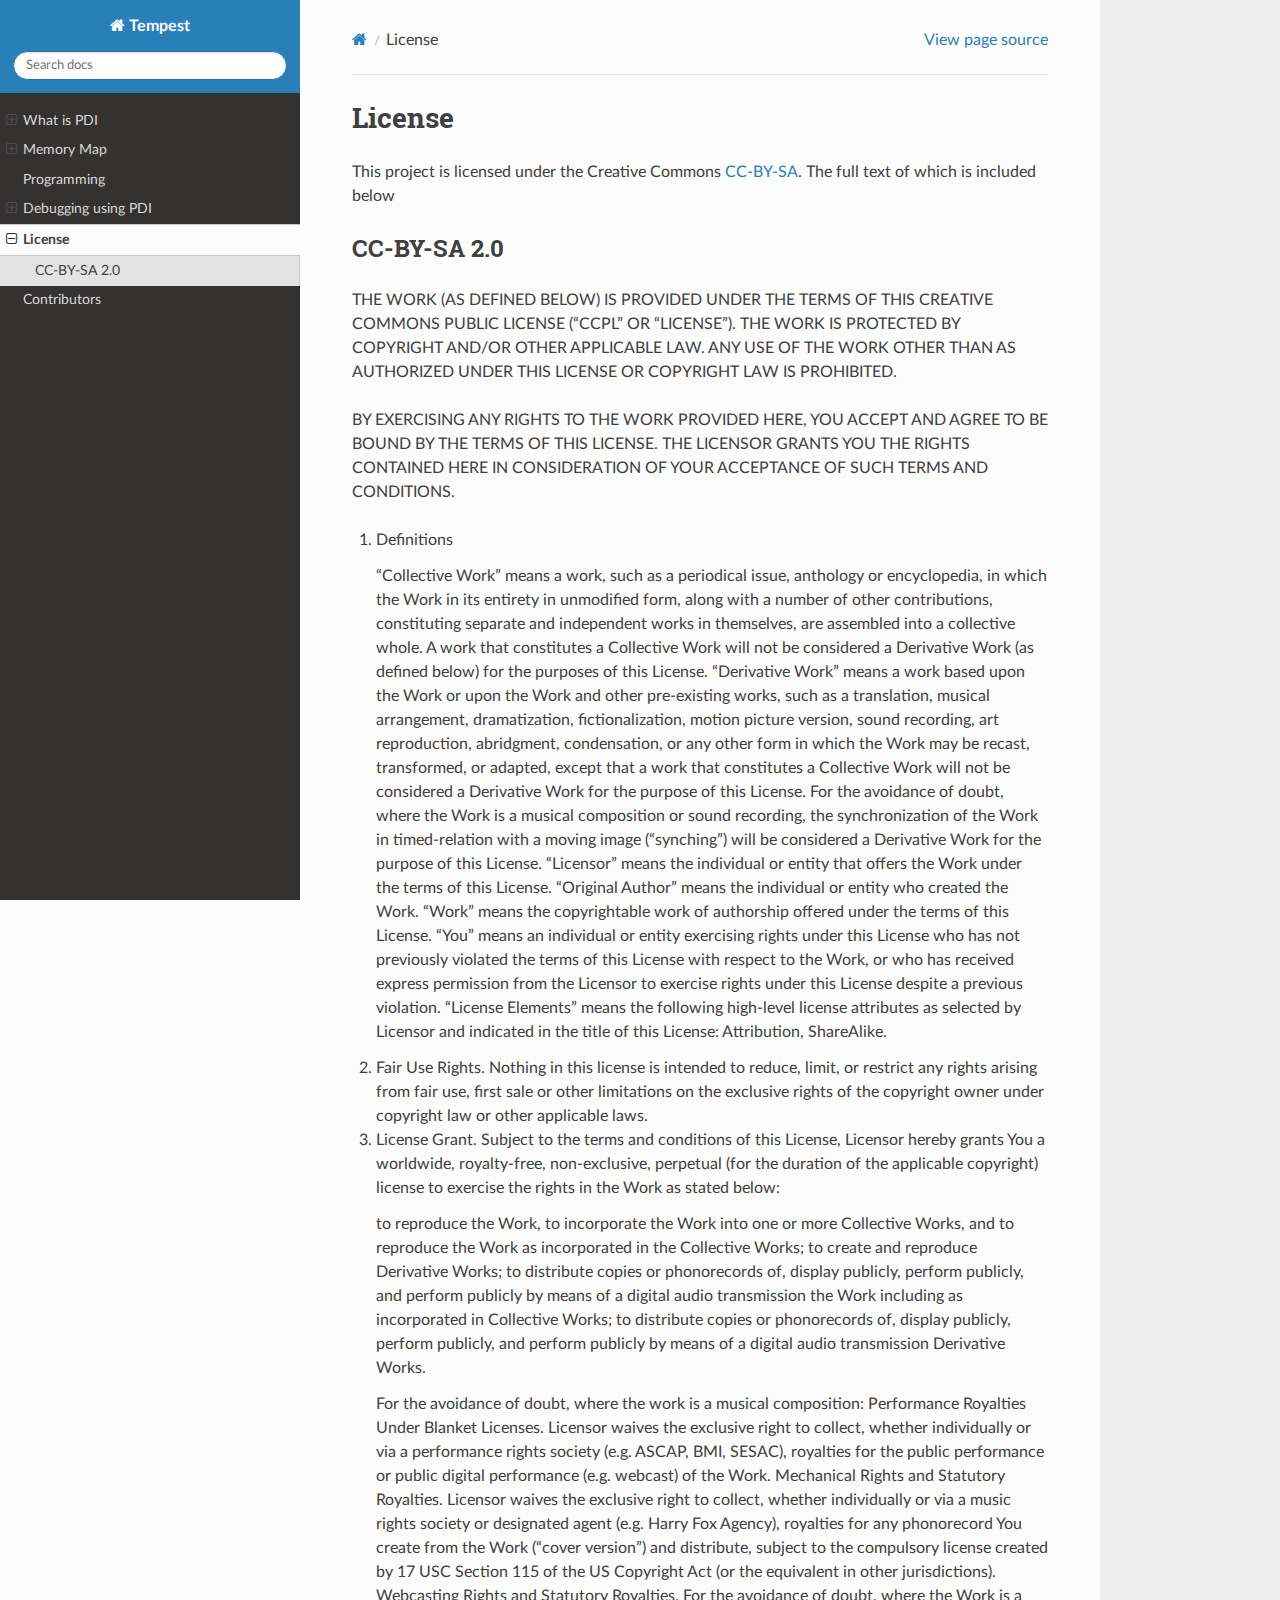
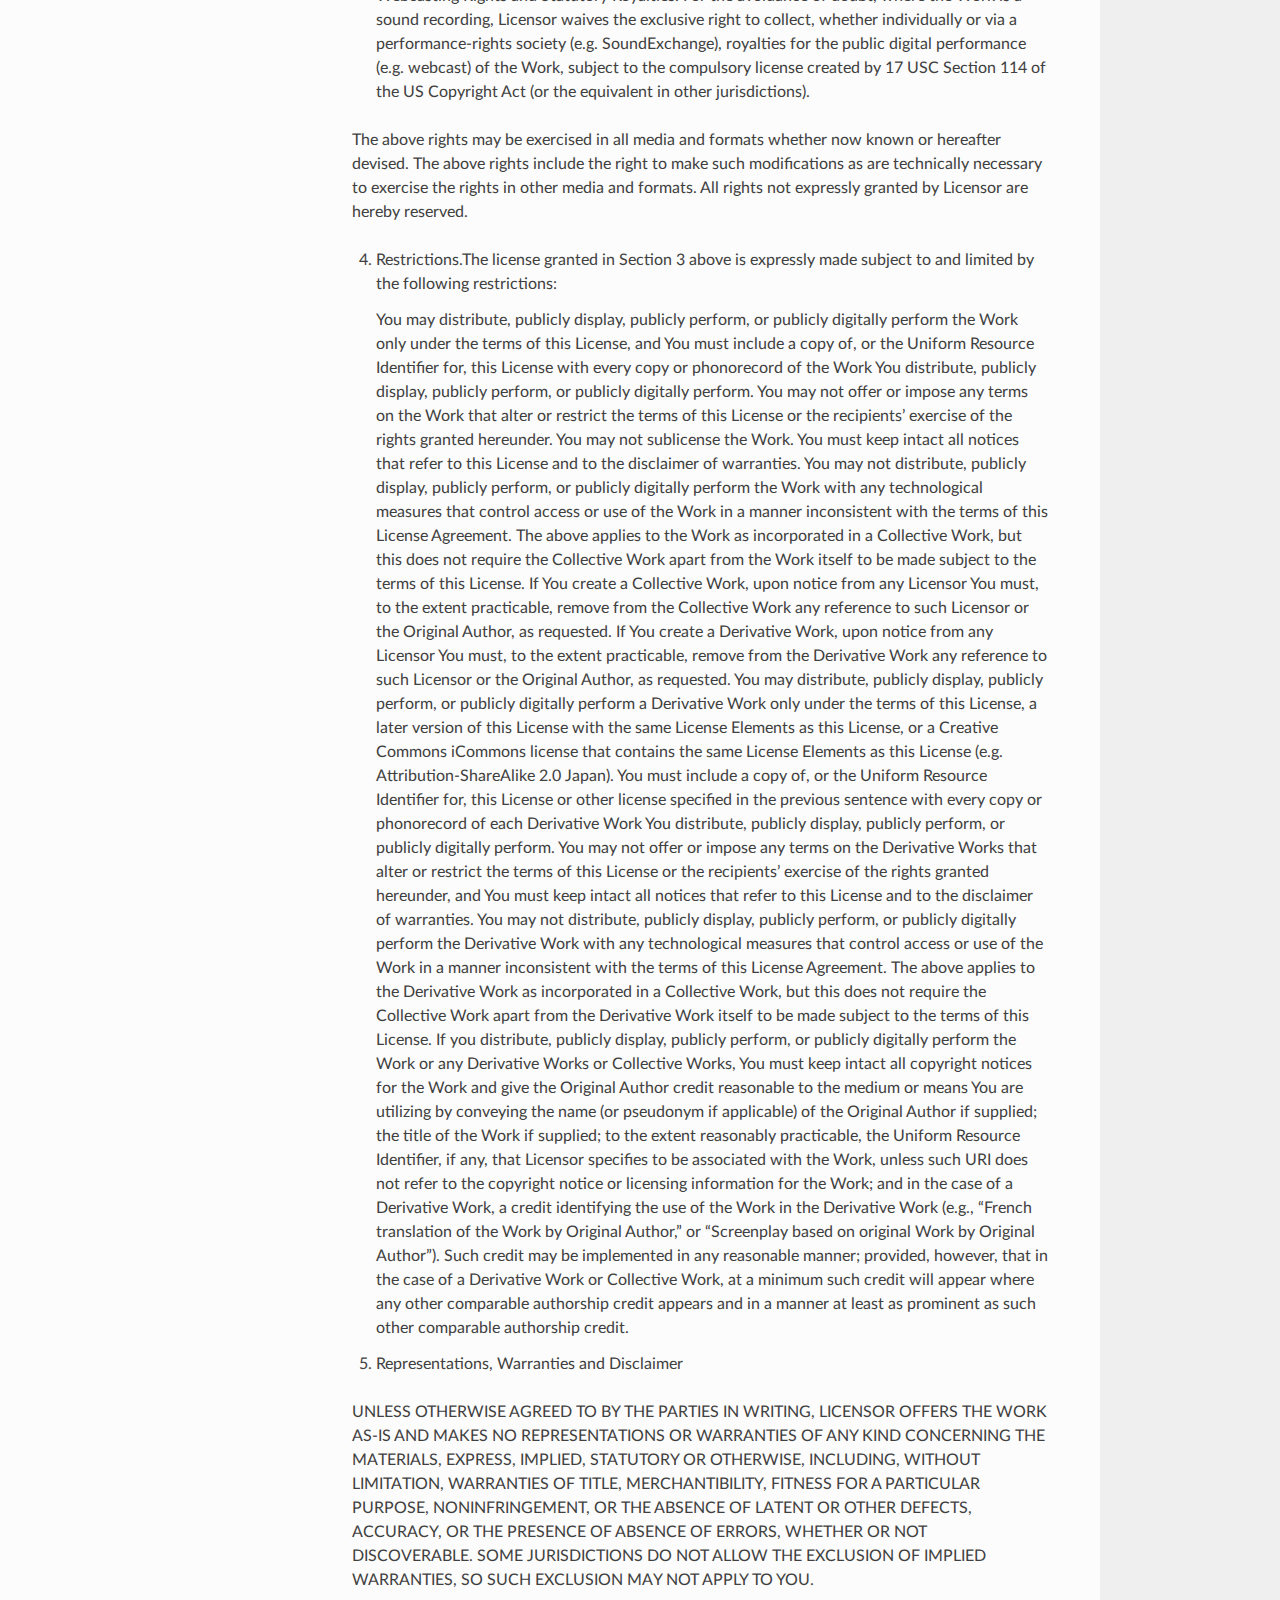
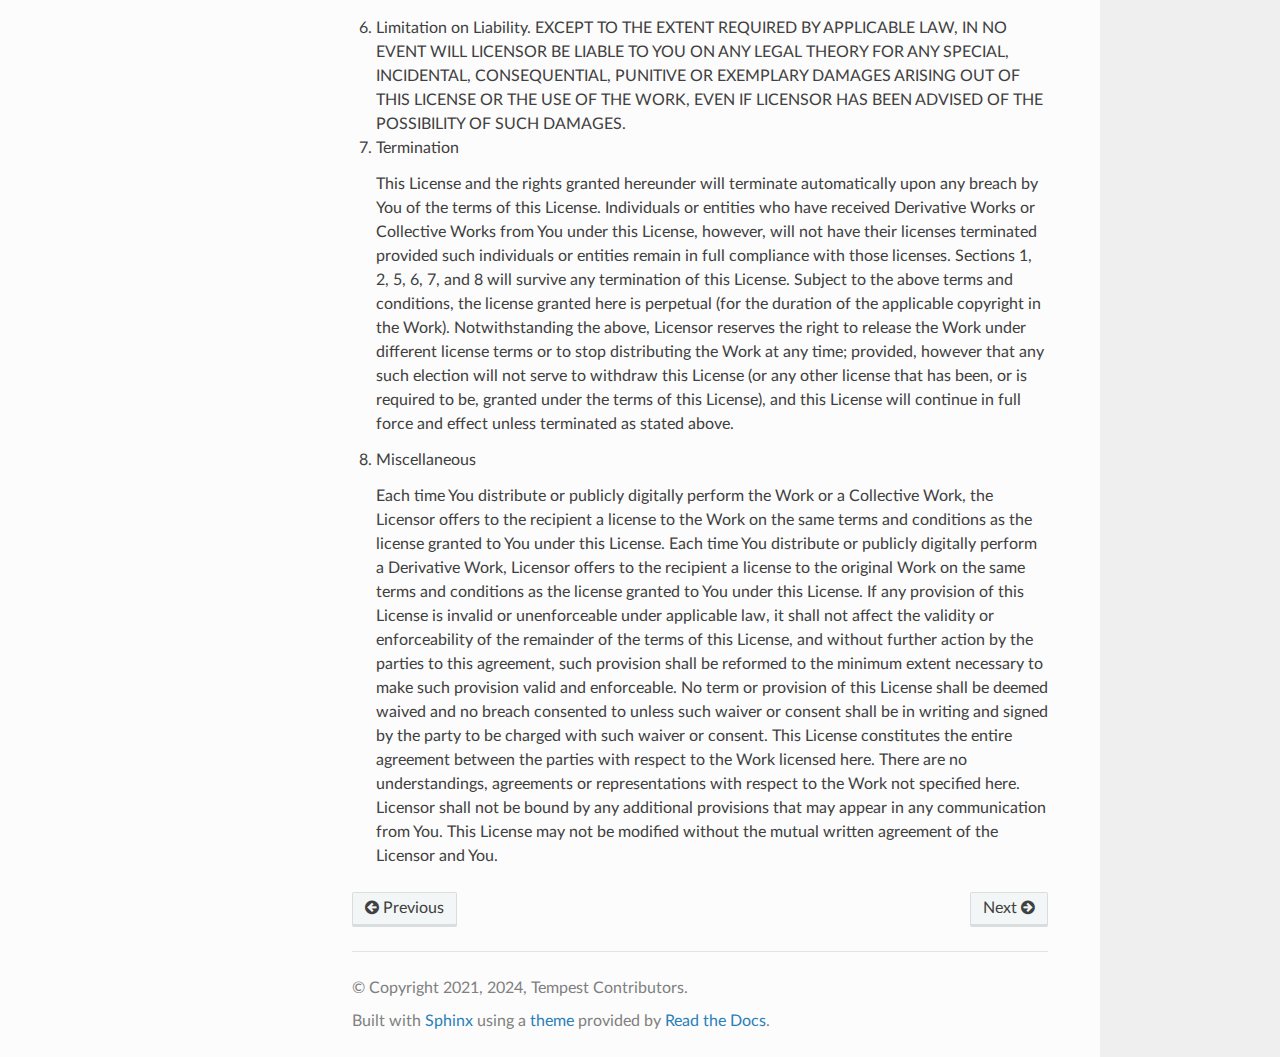
<file: license.html>
<!DOCTYPE html>
<html class="writer-html5" lang="en" data-content_root="./">
<head>
  <meta charset="utf-8" /><meta name="viewport" content="width=device-width, initial-scale=1" />

  <meta name="viewport" content="width=device-width, initial-scale=1.0" />
  <title>License &mdash; Tempest  documentation</title>
      <link rel="stylesheet" type="text/css" href="_static/pygments.css?v=80d5e7a1" />
      <link rel="stylesheet" type="text/css" href="_static/css/tempest.css?v=375db53c" />
      <link rel="stylesheet" type="text/css" href="_static/graphviz.css?v=eafc0fe6" />

  
  <!--[if lt IE 9]>
    <script src="_static/js/html5shiv.min.js"></script>
  <![endif]-->
  
        <script src="_static/jquery.js?v=5d32c60e"></script>
        <script src="_static/_sphinx_javascript_frameworks_compat.js?v=2cd50e6c"></script>
        <script src="_static/documentation_options.js?v=5929fcd5"></script>
        <script src="_static/doctools.js?v=888ff710"></script>
        <script src="_static/sphinx_highlight.js?v=dc90522c"></script>
        <script src="https://wavedrom.com/skins/default.js"></script>
        <script src="https://wavedrom.com/wavedrom.min.js"></script>
    <script src="_static/js/theme.js"></script>
    <link rel="index" title="Index" href="genindex.html" />
    <link rel="search" title="Search" href="search.html" />
    <link rel="next" title="Contributors" href="contributors.html" />
    <link rel="prev" title="Debugging using PDI" href="debugging/index.html" /> 
</head>

<body class="wy-body-for-nav"> 
  <div class="wy-grid-for-nav">
    <nav data-toggle="wy-nav-shift" class="wy-nav-side">
      <div class="wy-side-scroll">
        <div class="wy-side-nav-search" >

          
          
          <a href="index.html" class="icon icon-home">
            Tempest
          </a>
<div role="search">
  <form id="rtd-search-form" class="wy-form" action="search.html" method="get">
    <input type="text" name="q" placeholder="Search docs" aria-label="Search docs" />
    <input type="hidden" name="check_keywords" value="yes" />
    <input type="hidden" name="area" value="default" />
  </form>
</div>
        </div><div class="wy-menu wy-menu-vertical" data-spy="affix" role="navigation" aria-label="Navigation menu">
              <ul class="current">
<li class="toctree-l1"><a class="reference internal" href="pdi.html">What is PDI</a><ul>
<li class="toctree-l2"><a class="reference internal" href="pdi.html#the-component-in-the-mcu">The component in the MCU</a></li>
<li class="toctree-l2"><a class="reference internal" href="pdi.html#the-instruction-set">The instruction set</a><ul>
<li class="toctree-l3"><a class="reference internal" href="pdi.html#lds">LDS</a></li>
<li class="toctree-l3"><a class="reference internal" href="pdi.html#ld">LD</a></li>
<li class="toctree-l3"><a class="reference internal" href="pdi.html#sts">STS</a></li>
<li class="toctree-l3"><a class="reference internal" href="pdi.html#st">ST</a></li>
<li class="toctree-l3"><a class="reference internal" href="pdi.html#ldcs">LDCS</a></li>
<li class="toctree-l3"><a class="reference internal" href="pdi.html#repeat">REPEAT</a></li>
<li class="toctree-l3"><a class="reference internal" href="pdi.html#stcs">STCS</a></li>
<li class="toctree-l3"><a class="reference internal" href="pdi.html#key">KEY</a></li>
<li class="toctree-l3"><a class="reference internal" href="pdi.html#size-rules">Size Rules</a></li>
<li class="toctree-l3"><a class="reference internal" href="pdi.html#pointer-rules">Pointer Rules</a></li>
<li class="toctree-l3"><a class="reference internal" href="pdi.html#pdi-registers">PDI Registers</a><ul>
<li class="toctree-l4"><a class="reference internal" href="pdi.html#status-register">Status Register</a></li>
<li class="toctree-l4"><a class="reference internal" href="pdi.html#reset-register">Reset Register</a></li>
<li class="toctree-l4"><a class="reference internal" href="pdi.html#control-register">Control Register</a></li>
<li class="toctree-l4"><a class="reference internal" href="pdi.html#register-r3">Register r3</a></li>
<li class="toctree-l4"><a class="reference internal" href="pdi.html#register-r4">Register r4</a></li>
</ul>
</li>
</ul>
</li>
<li class="toctree-l2"><a class="reference internal" href="pdi.html#native-pdi-protocol">Native PDI protocol</a></li>
<li class="toctree-l2"><a class="reference internal" href="pdi.html#jtag-pdi-protocol">JTAG-PDI protocol</a><ul>
<li class="toctree-l3"><a class="reference internal" href="pdi.html#the-tap-instruction-register">The TAP instruction register</a></li>
<li class="toctree-l3"><a class="reference internal" href="pdi.html#identification-ir-idcode">Identification (IR = IDCode)</a></li>
<li class="toctree-l3"><a class="reference internal" href="pdi.html#pdi-mode-ir-pdi">PDI Mode (IR = PDI)</a><ul>
<li class="toctree-l4"><a class="reference internal" href="pdi.html#pdi-frame-format">PDI Frame Format</a></li>
<li class="toctree-l4"><a class="reference internal" href="pdi.html#the-conversation-a-worked-example">The conversation, a worked example</a></li>
</ul>
</li>
</ul>
</li>
</ul>
</li>
<li class="toctree-l1"><a class="reference internal" href="memory.html">Memory Map</a><ul>
<li class="toctree-l2"><a class="reference internal" href="memory.html#processor-controller">Processor Controller</a></li>
<li class="toctree-l2"><a class="reference internal" href="memory.html#breakpoint-unit">Breakpoint Unit</a></li>
<li class="toctree-l2"><a class="reference internal" href="memory.html#data-memory">Data Memory</a></li>
</ul>
</li>
<li class="toctree-l1"><a class="reference internal" href="programming.html">Programming</a></li>
<li class="toctree-l1"><a class="reference internal" href="debugging/index.html">Debugging using PDI</a><ul>
<li class="toctree-l2"><a class="reference internal" href="debugging/index.html#getting-started">Getting started</a></li>
<li class="toctree-l2"><a class="reference internal" href="debugging/index.html#initiating-a-debug-session">Initiating a debug session</a><ul>
<li class="toctree-l3"><a class="reference internal" href="debugging/index.html#put-the-processor-into-reset">Put the processor into reset</a></li>
<li class="toctree-l3"><a class="reference internal" href="debugging/index.html#turn-the-debug-interface-on">Turn the debug interface on</a></li>
<li class="toctree-l3"><a class="reference internal" href="debugging/index.html#take-the-reset-processor-and-put-it-in-debug-pause-state">Take the reset processor and put it in debug pause state</a></li>
</ul>
</li>
<li class="toctree-l2"><a class="reference internal" href="debugging/index.html#running-the-processor-to-an-address">Running the processor to an address</a><ul>
<li class="toctree-l3"><a class="reference internal" href="debugging/index.html#set-up-run-to-address">Set up run-to-address</a></li>
<li class="toctree-l3"><a class="reference internal" href="debugging/index.html#set-the-program-counter-to-a-specific-address">Set the program counter to a specific address</a></li>
<li class="toctree-l3"><a class="reference internal" href="debugging/index.html#run-the-program-to-breakpoint">Run the program to breakpoint</a></li>
<li class="toctree-l3"><a class="reference internal" href="debugging/index.html#clean-up">Clean up</a></li>
</ul>
</li>
<li class="toctree-l2"><a class="reference internal" href="debugging/index.html#reading-processor-state">Reading processor state</a><ul>
<li class="toctree-l3"><a class="reference internal" href="debugging/index.html#read-program-counter-pc-1">Read program counter (PC+1)</a></li>
<li class="toctree-l3"><a class="reference internal" href="debugging/index.html#clean-up-verification">Clean up verification</a></li>
<li class="toctree-l3"><a class="reference internal" href="debugging/index.html#read-back-stack-pointer-sreg">Read back Stack Pointer + SREG</a></li>
<li class="toctree-l3"><a class="reference internal" href="debugging/index.html#verify-state">Verify state</a></li>
<li class="toctree-l3"><a class="reference internal" href="debugging/index.html#reading-back-the-avr-registers">Reading back the AVR registers</a></li>
</ul>
</li>
<li class="toctree-l2"><a class="reference internal" href="debugging/index.html#single-stepping">Single Stepping</a><ul>
<li class="toctree-l3"><a class="reference internal" href="debugging/index.html#setting-up-the-breakpoint">Setting up the breakpoint</a></li>
</ul>
</li>
</ul>
</li>
<li class="toctree-l1 current"><a class="current reference internal" href="#">License</a><ul>
<li class="toctree-l2"><a class="reference internal" href="#cc-by-sa-2-0">CC-BY-SA 2.0</a></li>
</ul>
</li>
<li class="toctree-l1"><a class="reference internal" href="contributors.html">Contributors</a></li>
</ul>

        </div>
      </div>
    </nav>

    <section data-toggle="wy-nav-shift" class="wy-nav-content-wrap"><nav class="wy-nav-top" aria-label="Mobile navigation menu" >
          <i data-toggle="wy-nav-top" class="fa fa-bars"></i>
          <a href="index.html">Tempest</a>
      </nav>

      <div class="wy-nav-content">
        <div class="rst-content">
          <div role="navigation" aria-label="Page navigation">
  <ul class="wy-breadcrumbs">
      <li><a href="index.html" class="icon icon-home" aria-label="Home"></a></li>
      <li class="breadcrumb-item active">License</li>
      <li class="wy-breadcrumbs-aside">
            <a href="_sources/license.md.txt" rel="nofollow"> View page source</a>
      </li>
  </ul>
  <hr/>
</div>
          <div role="main" class="document" itemscope="itemscope" itemtype="http://schema.org/Article">
           <div itemprop="articleBody">
             
  <section id="license">
<h1>License<a class="headerlink" href="#license" title="Link to this heading"></a></h1>
<p>This project is licensed under the Creative Commons <a class="reference external" href="https://creativecommons.org/licenses/by-sa/2.0/">CC-BY-SA</a>. The full text of which is included below</p>
<section id="cc-by-sa-2-0">
<h2>CC-BY-SA 2.0<a class="headerlink" href="#cc-by-sa-2-0" title="Link to this heading"></a></h2>
<p>THE WORK (AS DEFINED BELOW) IS PROVIDED UNDER THE TERMS OF THIS CREATIVE COMMONS PUBLIC LICENSE (“CCPL” OR “LICENSE”). THE WORK IS PROTECTED BY COPYRIGHT AND/OR OTHER APPLICABLE LAW. ANY USE OF THE WORK OTHER THAN AS AUTHORIZED UNDER THIS LICENSE OR COPYRIGHT LAW IS PROHIBITED.</p>
<p>BY EXERCISING ANY RIGHTS TO THE WORK PROVIDED HERE, YOU ACCEPT AND AGREE TO BE BOUND BY THE TERMS OF THIS LICENSE. THE LICENSOR GRANTS YOU THE RIGHTS CONTAINED HERE IN CONSIDERATION OF YOUR ACCEPTANCE OF SUCH TERMS AND CONDITIONS.</p>
<ol class="arabic">
<li><p>Definitions</p>
<p>“Collective Work” means a work, such as a periodical issue, anthology or encyclopedia, in which the Work in its entirety in unmodified form, along with a number of other contributions, constituting separate and independent works in themselves, are assembled into a collective whole. A work that constitutes a Collective Work will not be considered a Derivative Work (as defined below) for the purposes of this License.
“Derivative Work” means a work based upon the Work or upon the Work and other pre-existing works, such as a translation, musical arrangement, dramatization, fictionalization, motion picture version, sound recording, art reproduction, abridgment, condensation, or any other form in which the Work may be recast, transformed, or adapted, except that a work that constitutes a Collective Work will not be considered a Derivative Work for the purpose of this License. For the avoidance of doubt, where the Work is a musical composition or sound recording, the synchronization of the Work in timed-relation with a moving image (“synching”) will be considered a Derivative Work for the purpose of this License.
“Licensor” means the individual or entity that offers the Work under the terms of this License.
“Original Author” means the individual or entity who created the Work.
“Work” means the copyrightable work of authorship offered under the terms of this License.
“You” means an individual or entity exercising rights under this License who has not previously violated the terms of this License with respect to the Work, or who has received express permission from the Licensor to exercise rights under this License despite a previous violation.
“License Elements” means the following high-level license attributes as selected by Licensor and indicated in the title of this License: Attribution, ShareAlike.</p>
</li>
<li><p>Fair Use Rights. Nothing in this license is intended to reduce, limit, or restrict any rights arising from fair use, first sale or other limitations on the exclusive rights of the copyright owner under copyright law or other applicable laws.</p></li>
<li><p>License Grant. Subject to the terms and conditions of this License, Licensor hereby grants You a worldwide, royalty-free, non-exclusive, perpetual (for the duration of the applicable copyright) license to exercise the rights in the Work as stated below:</p>
<p>to reproduce the Work, to incorporate the Work into one or more Collective Works, and to reproduce the Work as incorporated in the Collective Works;
to create and reproduce Derivative Works;
to distribute copies or phonorecords of, display publicly, perform publicly, and perform publicly by means of a digital audio transmission the Work including as incorporated in Collective Works;
to distribute copies or phonorecords of, display publicly, perform publicly, and perform publicly by means of a digital audio transmission Derivative Works.</p>
<p>For the avoidance of doubt, where the work is a musical composition:
Performance Royalties Under Blanket Licenses. Licensor waives the exclusive right to collect, whether individually or via a performance rights society (e.g. ASCAP, BMI, SESAC), royalties for the public performance or public digital performance (e.g. webcast) of the Work.
Mechanical Rights and Statutory Royalties. Licensor waives the exclusive right to collect, whether individually or via a music rights society or designated agent (e.g. Harry Fox Agency), royalties for any phonorecord You create from the Work (“cover version”) and distribute, subject to the compulsory license created by 17 USC Section 115 of the US Copyright Act (or the equivalent in other jurisdictions).
Webcasting Rights and Statutory Royalties. For the avoidance of doubt, where the Work is a sound recording, Licensor waives the exclusive right to collect, whether individually or via a performance-rights society (e.g. SoundExchange), royalties for the public digital performance (e.g. webcast) of the Work, subject to the compulsory license created by 17 USC Section 114 of the US Copyright Act (or the equivalent in other jurisdictions).</p>
</li>
</ol>
<p>The above rights may be exercised in all media and formats whether now known or hereafter devised. The above rights include the right to make such modifications as are technically necessary to exercise the rights in other media and formats. All rights not expressly granted by Licensor are hereby reserved.</p>
<ol class="arabic" start="4">
<li><p>Restrictions.The license granted in Section 3 above is expressly made subject to and limited by the following restrictions:</p>
<p>You may distribute, publicly display, publicly perform, or publicly digitally perform the Work only under the terms of this License, and You must include a copy of, or the Uniform Resource Identifier for, this License with every copy or phonorecord of the Work You distribute, publicly display, publicly perform, or publicly digitally perform. You may not offer or impose any terms on the Work that alter or restrict the terms of this License or the recipients’ exercise of the rights granted hereunder. You may not sublicense the Work. You must keep intact all notices that refer to this License and to the disclaimer of warranties. You may not distribute, publicly display, publicly perform, or publicly digitally perform the Work with any technological measures that control access or use of the Work in a manner inconsistent with the terms of this License Agreement. The above applies to the Work as incorporated in a Collective Work, but this does not require the Collective Work apart from the Work itself to be made subject to the terms of this License. If You create a Collective Work, upon notice from any Licensor You must, to the extent practicable, remove from the Collective Work any reference to such Licensor or the Original Author, as requested. If You create a Derivative Work, upon notice from any Licensor You must, to the extent practicable, remove from the Derivative Work any reference to such Licensor or the Original Author, as requested.
You may distribute, publicly display, publicly perform, or publicly digitally perform a Derivative Work only under the terms of this License, a later version of this License with the same License Elements as this License, or a Creative Commons iCommons license that contains the same License Elements as this License (e.g. Attribution-ShareAlike 2.0 Japan). You must include a copy of, or the Uniform Resource Identifier for, this License or other license specified in the previous sentence with every copy or phonorecord of each Derivative Work You distribute, publicly display, publicly perform, or publicly digitally perform. You may not offer or impose any terms on the Derivative Works that alter or restrict the terms of this License or the recipients’ exercise of the rights granted hereunder, and You must keep intact all notices that refer to this License and to the disclaimer of warranties. You may not distribute, publicly display, publicly perform, or publicly digitally perform the Derivative Work with any technological measures that control access or use of the Work in a manner inconsistent with the terms of this License Agreement. The above applies to the Derivative Work as incorporated in a Collective Work, but this does not require the Collective Work apart from the Derivative Work itself to be made subject to the terms of this License.
If you distribute, publicly display, publicly perform, or publicly digitally perform the Work or any Derivative Works or Collective Works, You must keep intact all copyright notices for the Work and give the Original Author credit reasonable to the medium or means You are utilizing by conveying the name (or pseudonym if applicable) of the Original Author if supplied; the title of the Work if supplied; to the extent reasonably practicable, the Uniform Resource Identifier, if any, that Licensor specifies to be associated with the Work, unless such URI does not refer to the copyright notice or licensing information for the Work; and in the case of a Derivative Work, a credit identifying the use of the Work in the Derivative Work (e.g., “French translation of the Work by Original Author,” or “Screenplay based on original Work by Original Author”). Such credit may be implemented in any reasonable manner; provided, however, that in the case of a Derivative Work or Collective Work, at a minimum such credit will appear where any other comparable authorship credit appears and in a manner at least as prominent as such other comparable authorship credit.</p>
</li>
<li><p>Representations, Warranties and Disclaimer</p></li>
</ol>
<p>UNLESS OTHERWISE AGREED TO BY THE PARTIES IN WRITING, LICENSOR OFFERS THE WORK AS-IS AND MAKES NO REPRESENTATIONS OR WARRANTIES OF ANY KIND CONCERNING THE MATERIALS, EXPRESS, IMPLIED, STATUTORY OR OTHERWISE, INCLUDING, WITHOUT LIMITATION, WARRANTIES OF TITLE, MERCHANTIBILITY, FITNESS FOR A PARTICULAR PURPOSE, NONINFRINGEMENT, OR THE ABSENCE OF LATENT OR OTHER DEFECTS, ACCURACY, OR THE PRESENCE OF ABSENCE OF ERRORS, WHETHER OR NOT DISCOVERABLE. SOME JURISDICTIONS DO NOT ALLOW THE EXCLUSION OF IMPLIED WARRANTIES, SO SUCH EXCLUSION MAY NOT APPLY TO YOU.</p>
<ol class="arabic" start="6">
<li><p>Limitation on Liability. EXCEPT TO THE EXTENT REQUIRED BY APPLICABLE LAW, IN NO EVENT WILL LICENSOR BE LIABLE TO YOU ON ANY LEGAL THEORY FOR ANY SPECIAL, INCIDENTAL, CONSEQUENTIAL, PUNITIVE OR EXEMPLARY DAMAGES ARISING OUT OF THIS LICENSE OR THE USE OF THE WORK, EVEN IF LICENSOR HAS BEEN ADVISED OF THE POSSIBILITY OF SUCH DAMAGES.</p></li>
<li><p>Termination</p>
<p>This License and the rights granted hereunder will terminate automatically upon any breach by You of the terms of this License. Individuals or entities who have received Derivative Works or Collective Works from You under this License, however, will not have their licenses terminated provided such individuals or entities remain in full compliance with those licenses. Sections 1, 2, 5, 6, 7, and 8 will survive any termination of this License.
Subject to the above terms and conditions, the license granted here is perpetual (for the duration of the applicable copyright in the Work). Notwithstanding the above, Licensor reserves the right to release the Work under different license terms or to stop distributing the Work at any time; provided, however that any such election will not serve to withdraw this License (or any other license that has been, or is required to be, granted under the terms of this License), and this License will continue in full force and effect unless terminated as stated above.</p>
</li>
<li><p>Miscellaneous</p>
<p>Each time You distribute or publicly digitally perform the Work or a Collective Work, the Licensor offers to the recipient a license to the Work on the same terms and conditions as the license granted to You under this License.
Each time You distribute or publicly digitally perform a Derivative Work, Licensor offers to the recipient a license to the original Work on the same terms and conditions as the license granted to You under this License.
If any provision of this License is invalid or unenforceable under applicable law, it shall not affect the validity or enforceability of the remainder of the terms of this License, and without further action by the parties to this agreement, such provision shall be reformed to the minimum extent necessary to make such provision valid and enforceable.
No term or provision of this License shall be deemed waived and no breach consented to unless such waiver or consent shall be in writing and signed by the party to be charged with such waiver or consent.
This License constitutes the entire agreement between the parties with respect to the Work licensed here. There are no understandings, agreements or representations with respect to the Work not specified here. Licensor shall not be bound by any additional provisions that may appear in any communication from You. This License may not be modified without the mutual written agreement of the Licensor and You.</p>
</li>
</ol>
</section>
</section>

    <script type="text/javascript">
        function init() {
            WaveDrom.ProcessAll();
        }
        window.onload = init;
    </script>

           </div>
          </div>
          <footer><div class="rst-footer-buttons" role="navigation" aria-label="Footer">
        <a href="debugging/index.html" class="btn btn-neutral float-left" title="Debugging using PDI" accesskey="p" rel="prev"><span class="fa fa-arrow-circle-left" aria-hidden="true"></span> Previous</a>
        <a href="contributors.html" class="btn btn-neutral float-right" title="Contributors" accesskey="n" rel="next">Next <span class="fa fa-arrow-circle-right" aria-hidden="true"></span></a>
    </div>

  <hr/>

  <div role="contentinfo">
    <p>&#169; Copyright 2021, 2024, Tempest Contributors.</p>
  </div>

  Built with <a href="https://www.sphinx-doc.org/">Sphinx</a> using a
    <a href="https://github.com/readthedocs/sphinx_rtd_theme">theme</a>
    provided by <a href="https://readthedocs.org">Read the Docs</a>.
   

</footer>
        </div>
      </div>
    </section>
  </div>
  <script>
      jQuery(function () {
          SphinxRtdTheme.Navigation.enable(true);
      });
  </script> 

</body>
</html>
</file>
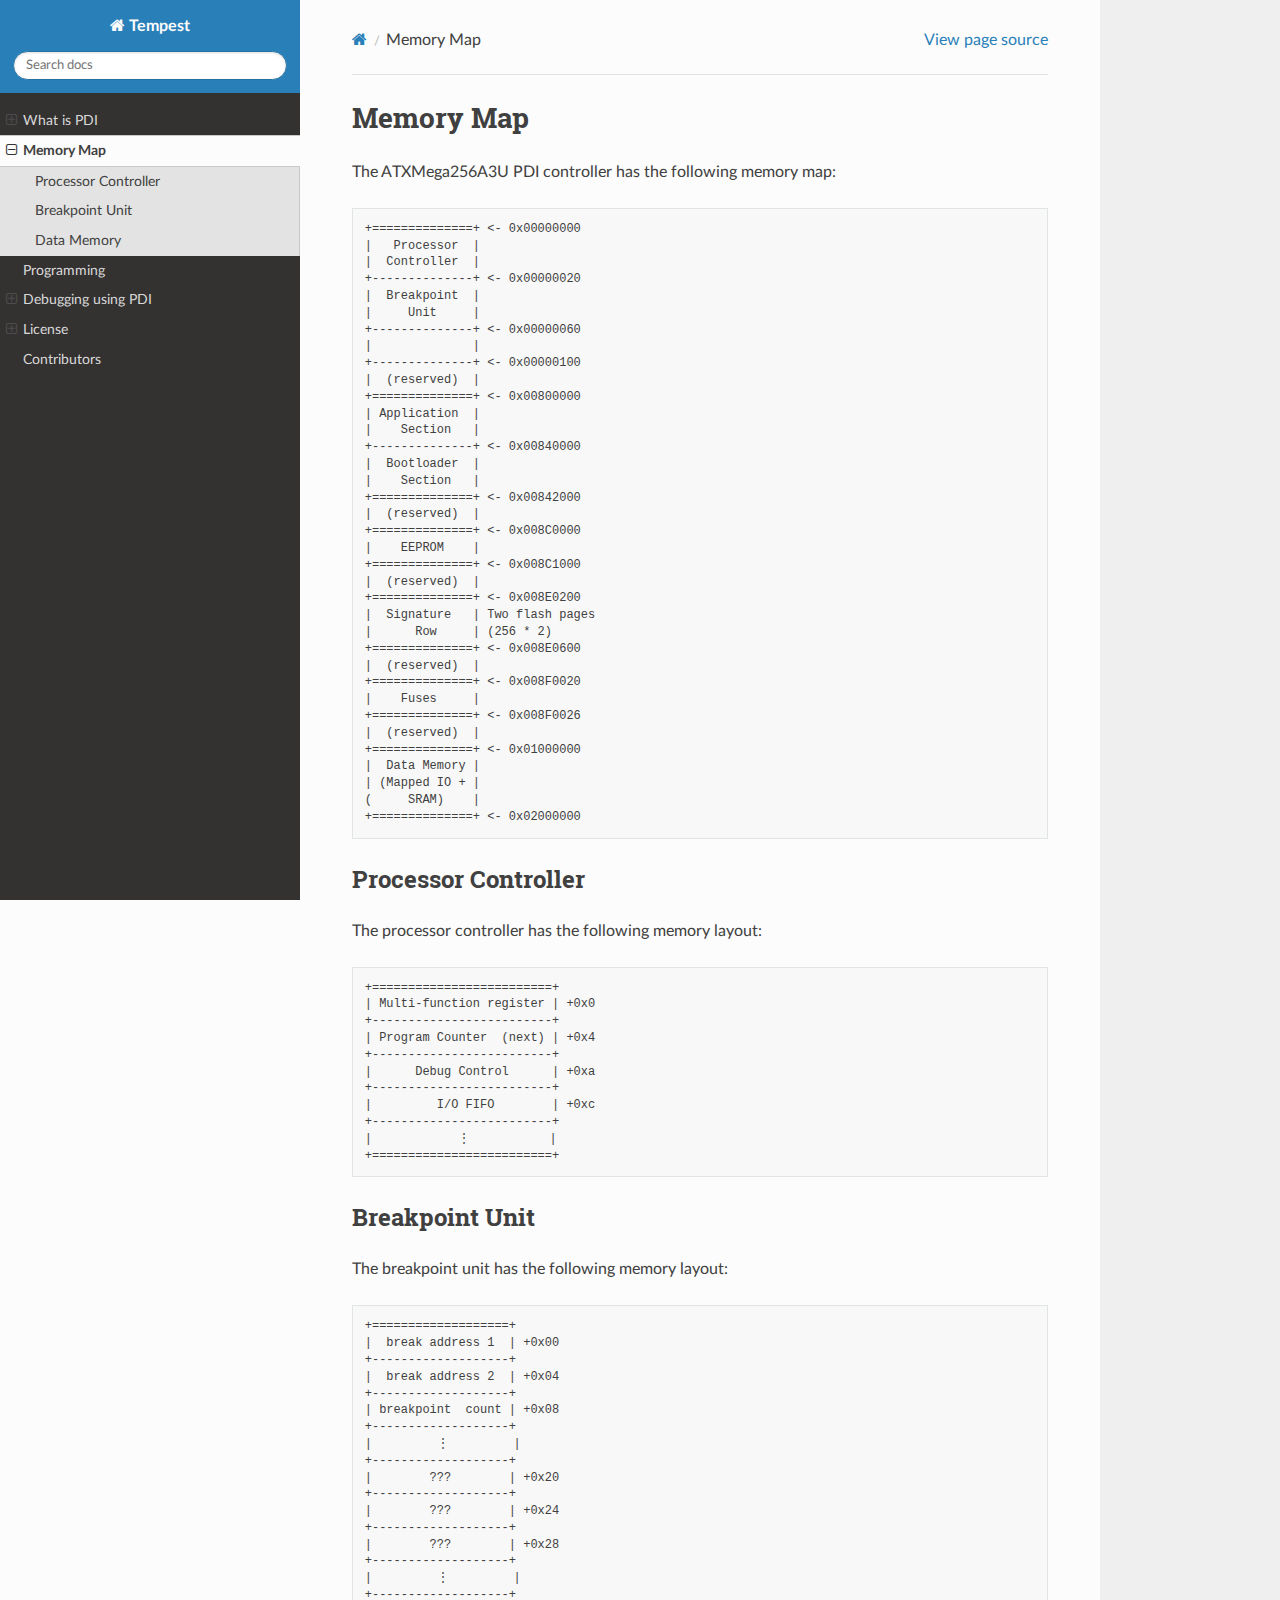
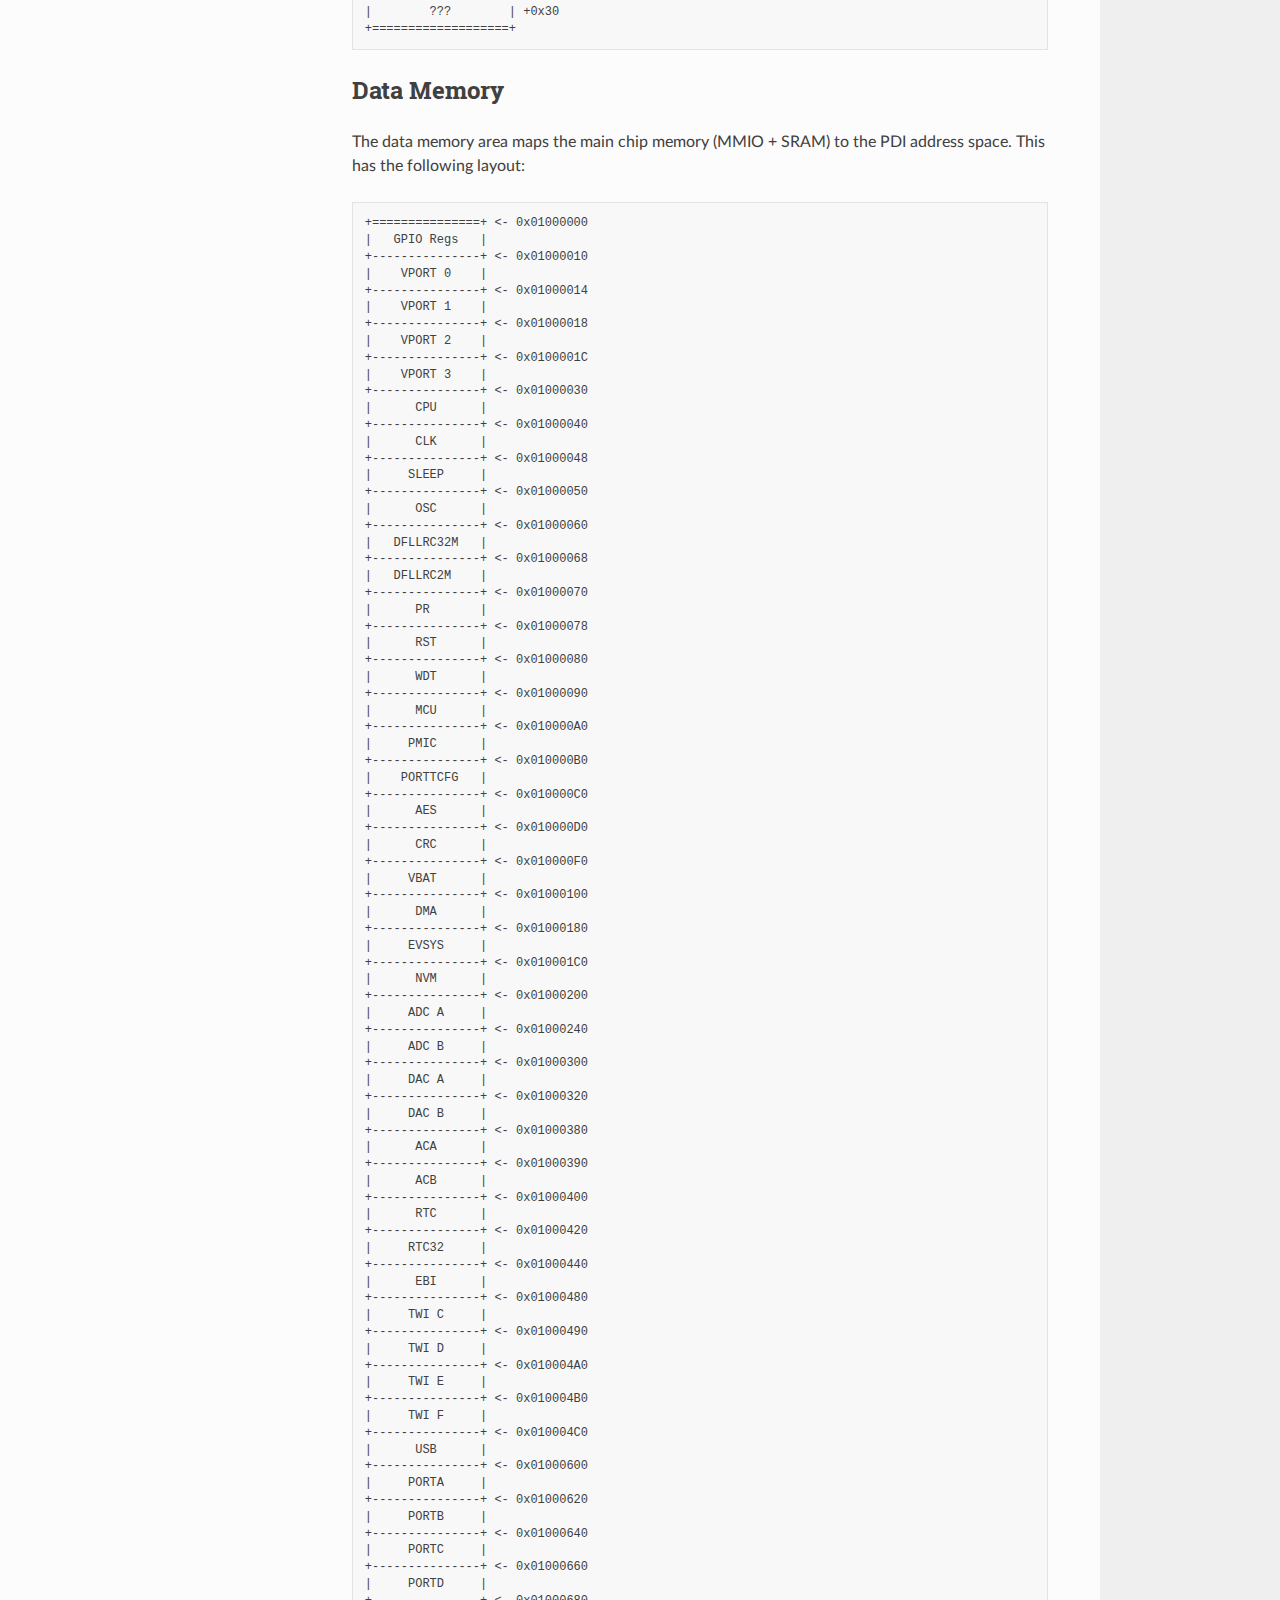
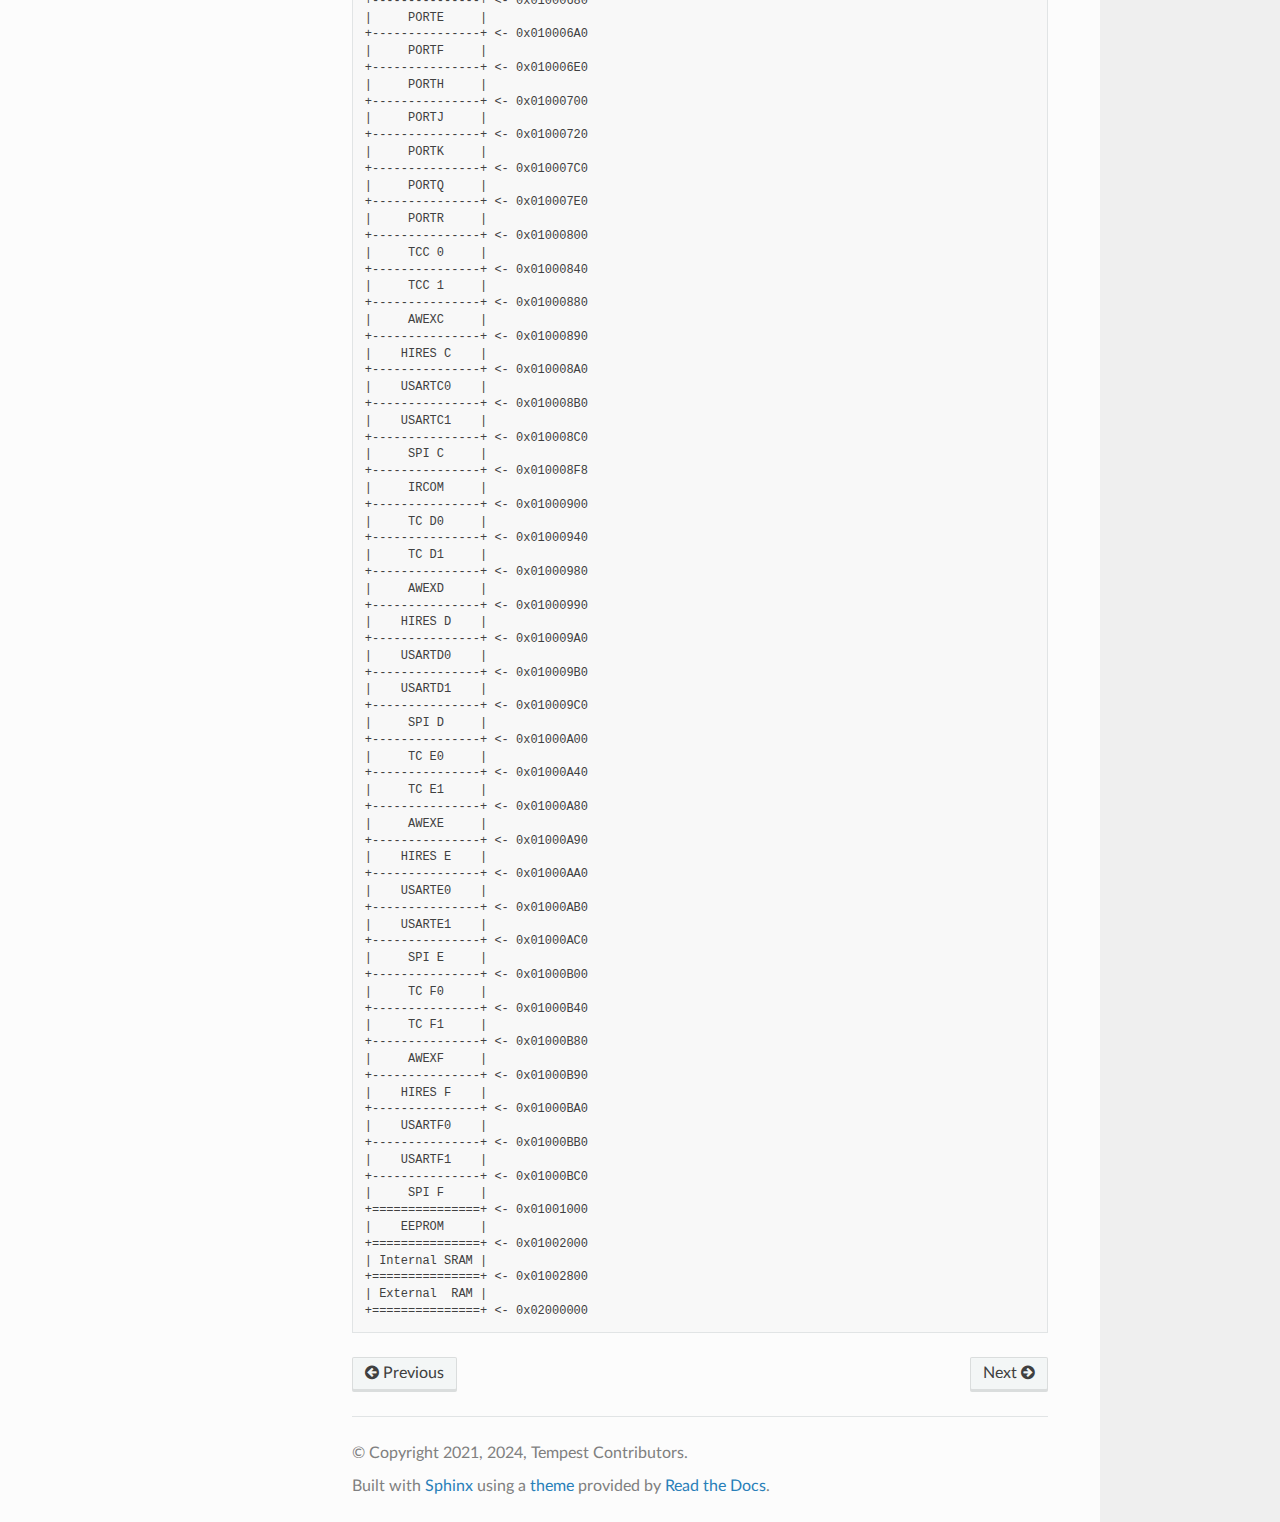
<file: memory.html>
<!DOCTYPE html>
<html class="writer-html5" lang="en" data-content_root="./">
<head>
  <meta charset="utf-8" /><meta name="viewport" content="width=device-width, initial-scale=1" />

  <meta name="viewport" content="width=device-width, initial-scale=1.0" />
  <title>Memory Map &mdash; Tempest  documentation</title>
      <link rel="stylesheet" type="text/css" href="_static/pygments.css?v=80d5e7a1" />
      <link rel="stylesheet" type="text/css" href="_static/css/tempest.css?v=375db53c" />
      <link rel="stylesheet" type="text/css" href="_static/graphviz.css?v=eafc0fe6" />

  
  <!--[if lt IE 9]>
    <script src="_static/js/html5shiv.min.js"></script>
  <![endif]-->
  
        <script src="_static/jquery.js?v=5d32c60e"></script>
        <script src="_static/_sphinx_javascript_frameworks_compat.js?v=2cd50e6c"></script>
        <script src="_static/documentation_options.js?v=5929fcd5"></script>
        <script src="_static/doctools.js?v=888ff710"></script>
        <script src="_static/sphinx_highlight.js?v=dc90522c"></script>
        <script src="https://wavedrom.com/skins/default.js"></script>
        <script src="https://wavedrom.com/wavedrom.min.js"></script>
    <script src="_static/js/theme.js"></script>
    <link rel="index" title="Index" href="genindex.html" />
    <link rel="search" title="Search" href="search.html" />
    <link rel="next" title="Programming" href="programming.html" />
    <link rel="prev" title="What is PDI" href="pdi.html" /> 
</head>

<body class="wy-body-for-nav"> 
  <div class="wy-grid-for-nav">
    <nav data-toggle="wy-nav-shift" class="wy-nav-side">
      <div class="wy-side-scroll">
        <div class="wy-side-nav-search" >

          
          
          <a href="index.html" class="icon icon-home">
            Tempest
          </a>
<div role="search">
  <form id="rtd-search-form" class="wy-form" action="search.html" method="get">
    <input type="text" name="q" placeholder="Search docs" aria-label="Search docs" />
    <input type="hidden" name="check_keywords" value="yes" />
    <input type="hidden" name="area" value="default" />
  </form>
</div>
        </div><div class="wy-menu wy-menu-vertical" data-spy="affix" role="navigation" aria-label="Navigation menu">
              <ul class="current">
<li class="toctree-l1"><a class="reference internal" href="pdi.html">What is PDI</a><ul>
<li class="toctree-l2"><a class="reference internal" href="pdi.html#the-component-in-the-mcu">The component in the MCU</a></li>
<li class="toctree-l2"><a class="reference internal" href="pdi.html#the-instruction-set">The instruction set</a><ul>
<li class="toctree-l3"><a class="reference internal" href="pdi.html#lds">LDS</a></li>
<li class="toctree-l3"><a class="reference internal" href="pdi.html#ld">LD</a></li>
<li class="toctree-l3"><a class="reference internal" href="pdi.html#sts">STS</a></li>
<li class="toctree-l3"><a class="reference internal" href="pdi.html#st">ST</a></li>
<li class="toctree-l3"><a class="reference internal" href="pdi.html#ldcs">LDCS</a></li>
<li class="toctree-l3"><a class="reference internal" href="pdi.html#repeat">REPEAT</a></li>
<li class="toctree-l3"><a class="reference internal" href="pdi.html#stcs">STCS</a></li>
<li class="toctree-l3"><a class="reference internal" href="pdi.html#key">KEY</a></li>
<li class="toctree-l3"><a class="reference internal" href="pdi.html#size-rules">Size Rules</a></li>
<li class="toctree-l3"><a class="reference internal" href="pdi.html#pointer-rules">Pointer Rules</a></li>
<li class="toctree-l3"><a class="reference internal" href="pdi.html#pdi-registers">PDI Registers</a><ul>
<li class="toctree-l4"><a class="reference internal" href="pdi.html#status-register">Status Register</a></li>
<li class="toctree-l4"><a class="reference internal" href="pdi.html#reset-register">Reset Register</a></li>
<li class="toctree-l4"><a class="reference internal" href="pdi.html#control-register">Control Register</a></li>
<li class="toctree-l4"><a class="reference internal" href="pdi.html#register-r3">Register r3</a></li>
<li class="toctree-l4"><a class="reference internal" href="pdi.html#register-r4">Register r4</a></li>
</ul>
</li>
</ul>
</li>
<li class="toctree-l2"><a class="reference internal" href="pdi.html#native-pdi-protocol">Native PDI protocol</a></li>
<li class="toctree-l2"><a class="reference internal" href="pdi.html#jtag-pdi-protocol">JTAG-PDI protocol</a><ul>
<li class="toctree-l3"><a class="reference internal" href="pdi.html#the-tap-instruction-register">The TAP instruction register</a></li>
<li class="toctree-l3"><a class="reference internal" href="pdi.html#identification-ir-idcode">Identification (IR = IDCode)</a></li>
<li class="toctree-l3"><a class="reference internal" href="pdi.html#pdi-mode-ir-pdi">PDI Mode (IR = PDI)</a><ul>
<li class="toctree-l4"><a class="reference internal" href="pdi.html#pdi-frame-format">PDI Frame Format</a></li>
<li class="toctree-l4"><a class="reference internal" href="pdi.html#the-conversation-a-worked-example">The conversation, a worked example</a></li>
</ul>
</li>
</ul>
</li>
</ul>
</li>
<li class="toctree-l1 current"><a class="current reference internal" href="#">Memory Map</a><ul>
<li class="toctree-l2"><a class="reference internal" href="#processor-controller">Processor Controller</a></li>
<li class="toctree-l2"><a class="reference internal" href="#breakpoint-unit">Breakpoint Unit</a></li>
<li class="toctree-l2"><a class="reference internal" href="#data-memory">Data Memory</a></li>
</ul>
</li>
<li class="toctree-l1"><a class="reference internal" href="programming.html">Programming</a></li>
<li class="toctree-l1"><a class="reference internal" href="debugging/index.html">Debugging using PDI</a><ul>
<li class="toctree-l2"><a class="reference internal" href="debugging/index.html#getting-started">Getting started</a></li>
<li class="toctree-l2"><a class="reference internal" href="debugging/index.html#initiating-a-debug-session">Initiating a debug session</a><ul>
<li class="toctree-l3"><a class="reference internal" href="debugging/index.html#put-the-processor-into-reset">Put the processor into reset</a></li>
<li class="toctree-l3"><a class="reference internal" href="debugging/index.html#turn-the-debug-interface-on">Turn the debug interface on</a></li>
<li class="toctree-l3"><a class="reference internal" href="debugging/index.html#take-the-reset-processor-and-put-it-in-debug-pause-state">Take the reset processor and put it in debug pause state</a></li>
</ul>
</li>
<li class="toctree-l2"><a class="reference internal" href="debugging/index.html#running-the-processor-to-an-address">Running the processor to an address</a><ul>
<li class="toctree-l3"><a class="reference internal" href="debugging/index.html#set-up-run-to-address">Set up run-to-address</a></li>
<li class="toctree-l3"><a class="reference internal" href="debugging/index.html#set-the-program-counter-to-a-specific-address">Set the program counter to a specific address</a></li>
<li class="toctree-l3"><a class="reference internal" href="debugging/index.html#run-the-program-to-breakpoint">Run the program to breakpoint</a></li>
<li class="toctree-l3"><a class="reference internal" href="debugging/index.html#clean-up">Clean up</a></li>
</ul>
</li>
<li class="toctree-l2"><a class="reference internal" href="debugging/index.html#reading-processor-state">Reading processor state</a><ul>
<li class="toctree-l3"><a class="reference internal" href="debugging/index.html#read-program-counter-pc-1">Read program counter (PC+1)</a></li>
<li class="toctree-l3"><a class="reference internal" href="debugging/index.html#clean-up-verification">Clean up verification</a></li>
<li class="toctree-l3"><a class="reference internal" href="debugging/index.html#read-back-stack-pointer-sreg">Read back Stack Pointer + SREG</a></li>
<li class="toctree-l3"><a class="reference internal" href="debugging/index.html#verify-state">Verify state</a></li>
<li class="toctree-l3"><a class="reference internal" href="debugging/index.html#reading-back-the-avr-registers">Reading back the AVR registers</a></li>
</ul>
</li>
<li class="toctree-l2"><a class="reference internal" href="debugging/index.html#single-stepping">Single Stepping</a><ul>
<li class="toctree-l3"><a class="reference internal" href="debugging/index.html#setting-up-the-breakpoint">Setting up the breakpoint</a></li>
</ul>
</li>
</ul>
</li>
<li class="toctree-l1"><a class="reference internal" href="license.html">License</a><ul>
<li class="toctree-l2"><a class="reference internal" href="license.html#cc-by-sa-2-0">CC-BY-SA 2.0</a></li>
</ul>
</li>
<li class="toctree-l1"><a class="reference internal" href="contributors.html">Contributors</a></li>
</ul>

        </div>
      </div>
    </nav>

    <section data-toggle="wy-nav-shift" class="wy-nav-content-wrap"><nav class="wy-nav-top" aria-label="Mobile navigation menu" >
          <i data-toggle="wy-nav-top" class="fa fa-bars"></i>
          <a href="index.html">Tempest</a>
      </nav>

      <div class="wy-nav-content">
        <div class="rst-content">
          <div role="navigation" aria-label="Page navigation">
  <ul class="wy-breadcrumbs">
      <li><a href="index.html" class="icon icon-home" aria-label="Home"></a></li>
      <li class="breadcrumb-item active">Memory Map</li>
      <li class="wy-breadcrumbs-aside">
            <a href="_sources/memory.md.txt" rel="nofollow"> View page source</a>
      </li>
  </ul>
  <hr/>
</div>
          <div role="main" class="document" itemscope="itemscope" itemtype="http://schema.org/Article">
           <div itemprop="articleBody">
             
  <section id="memory-map">
<h1>Memory Map<a class="headerlink" href="#memory-map" title="Link to this heading"></a></h1>
<p>The ATXMega256A3U PDI controller has the following memory map:</p>
<div class="highlight-text notranslate"><div class="highlight"><pre><span></span>+==============+ &lt;- 0x00000000
|   Processor  |
|  Controller  |
+--------------+ &lt;- 0x00000020
|  Breakpoint  |
|     Unit     |
+--------------+ &lt;- 0x00000060
|              |
+--------------+ &lt;- 0x00000100
|  (reserved)  |
+==============+ &lt;- 0x00800000
| Application  |
|    Section   |
+--------------+ &lt;- 0x00840000
|  Bootloader  |
|    Section   |
+==============+ &lt;- 0x00842000
|  (reserved)  |
+==============+ &lt;- 0x008C0000
|    EEPROM    |
+==============+ &lt;- 0x008C1000
|  (reserved)  |
+==============+ &lt;- 0x008E0200
|  Signature   | Two flash pages
|      Row     | (256 * 2)
+==============+ &lt;- 0x008E0600
|  (reserved)  |
+==============+ &lt;- 0x008F0020
|    Fuses     |
+==============+ &lt;- 0x008F0026
|  (reserved)  |
+==============+ &lt;- 0x01000000
|  Data Memory |
| (Mapped IO + |
(     SRAM)    |
+==============+ &lt;- 0x02000000
</pre></div>
</div>
<section id="processor-controller">
<h2>Processor Controller<a class="headerlink" href="#processor-controller" title="Link to this heading"></a></h2>
<p>The processor controller has the following memory layout:</p>
<div class="highlight-text notranslate"><div class="highlight"><pre><span></span>+=========================+
| Multi-function register | +0x0
+-------------------------+
| Program Counter  (next) | +0x4
+-------------------------+
|      Debug Control      | +0xa
+-------------------------+
|         I/O FIFO        | +0xc
+-------------------------+
|            ⋮           |
+=========================+
</pre></div>
</div>
</section>
<section id="breakpoint-unit">
<h2>Breakpoint Unit<a class="headerlink" href="#breakpoint-unit" title="Link to this heading"></a></h2>
<p>The breakpoint unit has the following memory layout:</p>
<div class="highlight-text notranslate"><div class="highlight"><pre><span></span>+===================+
|  break address 1  | +0x00
+-------------------+
|  break address 2  | +0x04
+-------------------+
| breakpoint  count | +0x08
+-------------------+
|         ⋮         |
+-------------------+
|        ???        | +0x20
+-------------------+
|        ???        | +0x24
+-------------------+
|        ???        | +0x28
+-------------------+
|         ⋮         |
+-------------------+
|        ???        | +0x30
+===================+
</pre></div>
</div>
</section>
<section id="data-memory">
<h2>Data Memory<a class="headerlink" href="#data-memory" title="Link to this heading"></a></h2>
<p>The data memory area maps the main chip memory (MMIO + SRAM) to the PDI address space. This has the following layout:</p>
<div class="highlight-text notranslate"><div class="highlight"><pre><span></span>+===============+ &lt;- 0x01000000
|   GPIO Regs   |
+---------------+ &lt;- 0x01000010
|    VPORT 0    |
+---------------+ &lt;- 0x01000014
|    VPORT 1    |
+---------------+ &lt;- 0x01000018
|    VPORT 2    |
+---------------+ &lt;- 0x0100001C
|    VPORT 3    |
+---------------+ &lt;- 0x01000030
|      CPU      |
+---------------+ &lt;- 0x01000040
|      CLK      |
+---------------+ &lt;- 0x01000048
|     SLEEP     |
+---------------+ &lt;- 0x01000050
|      OSC      |
+---------------+ &lt;- 0x01000060
|   DFLLRC32M   |
+---------------+ &lt;- 0x01000068
|   DFLLRC2M    |
+---------------+ &lt;- 0x01000070
|      PR       |
+---------------+ &lt;- 0x01000078
|      RST      |
+---------------+ &lt;- 0x01000080
|      WDT      |
+---------------+ &lt;- 0x01000090
|      MCU      |
+---------------+ &lt;- 0x010000A0
|     PMIC      |
+---------------+ &lt;- 0x010000B0
|    PORTTCFG   |
+---------------+ &lt;- 0x010000C0
|      AES      |
+---------------+ &lt;- 0x010000D0
|      CRC      |
+---------------+ &lt;- 0x010000F0
|     VBAT      |
+---------------+ &lt;- 0x01000100
|      DMA      |
+---------------+ &lt;- 0x01000180
|     EVSYS     |
+---------------+ &lt;- 0x010001C0
|      NVM      |
+---------------+ &lt;- 0x01000200
|     ADC A     |
+---------------+ &lt;- 0x01000240
|     ADC B     |
+---------------+ &lt;- 0x01000300
|     DAC A     |
+---------------+ &lt;- 0x01000320
|     DAC B     |
+---------------+ &lt;- 0x01000380
|      ACA      |
+---------------+ &lt;- 0x01000390
|      ACB      |
+---------------+ &lt;- 0x01000400
|      RTC      |
+---------------+ &lt;- 0x01000420
|     RTC32     |
+---------------+ &lt;- 0x01000440
|      EBI      |
+---------------+ &lt;- 0x01000480
|     TWI C     |
+---------------+ &lt;- 0x01000490
|     TWI D     |
+---------------+ &lt;- 0x010004A0
|     TWI E     |
+---------------+ &lt;- 0x010004B0
|     TWI F     |
+---------------+ &lt;- 0x010004C0
|      USB      |
+---------------+ &lt;- 0x01000600
|     PORTA     |
+---------------+ &lt;- 0x01000620
|     PORTB     |
+---------------+ &lt;- 0x01000640
|     PORTC     |
+---------------+ &lt;- 0x01000660
|     PORTD     |
+---------------+ &lt;- 0x01000680
|     PORTE     |
+---------------+ &lt;- 0x010006A0
|     PORTF     |
+---------------+ &lt;- 0x010006E0
|     PORTH     |
+---------------+ &lt;- 0x01000700
|     PORTJ     |
+---------------+ &lt;- 0x01000720
|     PORTK     |
+---------------+ &lt;- 0x010007C0
|     PORTQ     |
+---------------+ &lt;- 0x010007E0
|     PORTR     |
+---------------+ &lt;- 0x01000800
|     TCC 0     |
+---------------+ &lt;- 0x01000840
|     TCC 1     |
+---------------+ &lt;- 0x01000880
|     AWEXC     |
+---------------+ &lt;- 0x01000890
|    HIRES C    |
+---------------+ &lt;- 0x010008A0
|    USARTC0    |
+---------------+ &lt;- 0x010008B0
|    USARTC1    |
+---------------+ &lt;- 0x010008C0
|     SPI C     |
+---------------+ &lt;- 0x010008F8
|     IRCOM     |
+---------------+ &lt;- 0x01000900
|     TC D0     |
+---------------+ &lt;- 0x01000940
|     TC D1     |
+---------------+ &lt;- 0x01000980
|     AWEXD     |
+---------------+ &lt;- 0x01000990
|    HIRES D    |
+---------------+ &lt;- 0x010009A0
|    USARTD0    |
+---------------+ &lt;- 0x010009B0
|    USARTD1    |
+---------------+ &lt;- 0x010009C0
|     SPI D     |
+---------------+ &lt;- 0x01000A00
|     TC E0     |
+---------------+ &lt;- 0x01000A40
|     TC E1     |
+---------------+ &lt;- 0x01000A80
|     AWEXE     |
+---------------+ &lt;- 0x01000A90
|    HIRES E    |
+---------------+ &lt;- 0x01000AA0
|    USARTE0    |
+---------------+ &lt;- 0x01000AB0
|    USARTE1    |
+---------------+ &lt;- 0x01000AC0
|     SPI E     |
+---------------+ &lt;- 0x01000B00
|     TC F0     |
+---------------+ &lt;- 0x01000B40
|     TC F1     |
+---------------+ &lt;- 0x01000B80
|     AWEXF     |
+---------------+ &lt;- 0x01000B90
|    HIRES F    |
+---------------+ &lt;- 0x01000BA0
|    USARTF0    |
+---------------+ &lt;- 0x01000BB0
|    USARTF1    |
+---------------+ &lt;- 0x01000BC0
|     SPI F     |
+===============+ &lt;- 0x01001000
|    EEPROM     |
+===============+ &lt;- 0x01002000
| Internal SRAM |
+===============+ &lt;- 0x01002800
| External  RAM |
+===============+ &lt;- 0x02000000
</pre></div>
</div>
</section>
</section>

    <script type="text/javascript">
        function init() {
            WaveDrom.ProcessAll();
        }
        window.onload = init;
    </script>

           </div>
          </div>
          <footer><div class="rst-footer-buttons" role="navigation" aria-label="Footer">
        <a href="pdi.html" class="btn btn-neutral float-left" title="What is PDI" accesskey="p" rel="prev"><span class="fa fa-arrow-circle-left" aria-hidden="true"></span> Previous</a>
        <a href="programming.html" class="btn btn-neutral float-right" title="Programming" accesskey="n" rel="next">Next <span class="fa fa-arrow-circle-right" aria-hidden="true"></span></a>
    </div>

  <hr/>

  <div role="contentinfo">
    <p>&#169; Copyright 2021, 2024, Tempest Contributors.</p>
  </div>

  Built with <a href="https://www.sphinx-doc.org/">Sphinx</a> using a
    <a href="https://github.com/readthedocs/sphinx_rtd_theme">theme</a>
    provided by <a href="https://readthedocs.org">Read the Docs</a>.
   

</footer>
        </div>
      </div>
    </section>
  </div>
  <script>
      jQuery(function () {
          SphinxRtdTheme.Navigation.enable(true);
      });
  </script> 

</body>
</html>
</file>
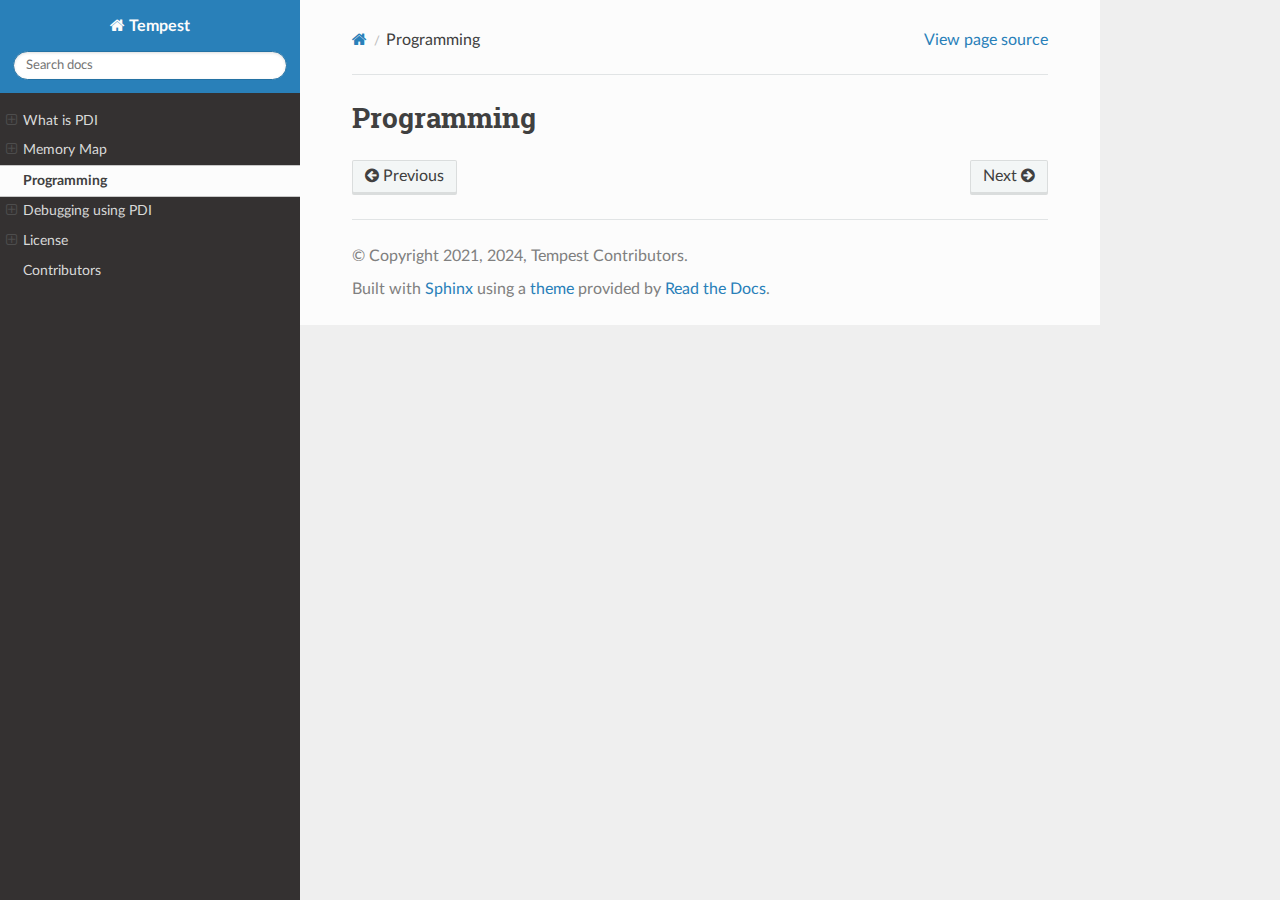
<file: programming.html>
<!DOCTYPE html>
<html class="writer-html5" lang="en" data-content_root="./">
<head>
  <meta charset="utf-8" /><meta name="viewport" content="width=device-width, initial-scale=1" />

  <meta name="viewport" content="width=device-width, initial-scale=1.0" />
  <title>Programming &mdash; Tempest  documentation</title>
      <link rel="stylesheet" type="text/css" href="_static/pygments.css?v=80d5e7a1" />
      <link rel="stylesheet" type="text/css" href="_static/css/tempest.css?v=375db53c" />
      <link rel="stylesheet" type="text/css" href="_static/graphviz.css?v=eafc0fe6" />

  
  <!--[if lt IE 9]>
    <script src="_static/js/html5shiv.min.js"></script>
  <![endif]-->
  
        <script src="_static/jquery.js?v=5d32c60e"></script>
        <script src="_static/_sphinx_javascript_frameworks_compat.js?v=2cd50e6c"></script>
        <script src="_static/documentation_options.js?v=5929fcd5"></script>
        <script src="_static/doctools.js?v=888ff710"></script>
        <script src="_static/sphinx_highlight.js?v=dc90522c"></script>
        <script src="https://wavedrom.com/skins/default.js"></script>
        <script src="https://wavedrom.com/wavedrom.min.js"></script>
    <script src="_static/js/theme.js"></script>
    <link rel="index" title="Index" href="genindex.html" />
    <link rel="search" title="Search" href="search.html" />
    <link rel="next" title="Debugging using PDI" href="debugging/index.html" />
    <link rel="prev" title="Memory Map" href="memory.html" /> 
</head>

<body class="wy-body-for-nav"> 
  <div class="wy-grid-for-nav">
    <nav data-toggle="wy-nav-shift" class="wy-nav-side">
      <div class="wy-side-scroll">
        <div class="wy-side-nav-search" >

          
          
          <a href="index.html" class="icon icon-home">
            Tempest
          </a>
<div role="search">
  <form id="rtd-search-form" class="wy-form" action="search.html" method="get">
    <input type="text" name="q" placeholder="Search docs" aria-label="Search docs" />
    <input type="hidden" name="check_keywords" value="yes" />
    <input type="hidden" name="area" value="default" />
  </form>
</div>
        </div><div class="wy-menu wy-menu-vertical" data-spy="affix" role="navigation" aria-label="Navigation menu">
              <ul class="current">
<li class="toctree-l1"><a class="reference internal" href="pdi.html">What is PDI</a><ul>
<li class="toctree-l2"><a class="reference internal" href="pdi.html#the-component-in-the-mcu">The component in the MCU</a></li>
<li class="toctree-l2"><a class="reference internal" href="pdi.html#the-instruction-set">The instruction set</a><ul>
<li class="toctree-l3"><a class="reference internal" href="pdi.html#lds">LDS</a></li>
<li class="toctree-l3"><a class="reference internal" href="pdi.html#ld">LD</a></li>
<li class="toctree-l3"><a class="reference internal" href="pdi.html#sts">STS</a></li>
<li class="toctree-l3"><a class="reference internal" href="pdi.html#st">ST</a></li>
<li class="toctree-l3"><a class="reference internal" href="pdi.html#ldcs">LDCS</a></li>
<li class="toctree-l3"><a class="reference internal" href="pdi.html#repeat">REPEAT</a></li>
<li class="toctree-l3"><a class="reference internal" href="pdi.html#stcs">STCS</a></li>
<li class="toctree-l3"><a class="reference internal" href="pdi.html#key">KEY</a></li>
<li class="toctree-l3"><a class="reference internal" href="pdi.html#size-rules">Size Rules</a></li>
<li class="toctree-l3"><a class="reference internal" href="pdi.html#pointer-rules">Pointer Rules</a></li>
<li class="toctree-l3"><a class="reference internal" href="pdi.html#pdi-registers">PDI Registers</a><ul>
<li class="toctree-l4"><a class="reference internal" href="pdi.html#status-register">Status Register</a></li>
<li class="toctree-l4"><a class="reference internal" href="pdi.html#reset-register">Reset Register</a></li>
<li class="toctree-l4"><a class="reference internal" href="pdi.html#control-register">Control Register</a></li>
<li class="toctree-l4"><a class="reference internal" href="pdi.html#register-r3">Register r3</a></li>
<li class="toctree-l4"><a class="reference internal" href="pdi.html#register-r4">Register r4</a></li>
</ul>
</li>
</ul>
</li>
<li class="toctree-l2"><a class="reference internal" href="pdi.html#native-pdi-protocol">Native PDI protocol</a></li>
<li class="toctree-l2"><a class="reference internal" href="pdi.html#jtag-pdi-protocol">JTAG-PDI protocol</a><ul>
<li class="toctree-l3"><a class="reference internal" href="pdi.html#the-tap-instruction-register">The TAP instruction register</a></li>
<li class="toctree-l3"><a class="reference internal" href="pdi.html#identification-ir-idcode">Identification (IR = IDCode)</a></li>
<li class="toctree-l3"><a class="reference internal" href="pdi.html#pdi-mode-ir-pdi">PDI Mode (IR = PDI)</a><ul>
<li class="toctree-l4"><a class="reference internal" href="pdi.html#pdi-frame-format">PDI Frame Format</a></li>
<li class="toctree-l4"><a class="reference internal" href="pdi.html#the-conversation-a-worked-example">The conversation, a worked example</a></li>
</ul>
</li>
</ul>
</li>
</ul>
</li>
<li class="toctree-l1"><a class="reference internal" href="memory.html">Memory Map</a><ul>
<li class="toctree-l2"><a class="reference internal" href="memory.html#processor-controller">Processor Controller</a></li>
<li class="toctree-l2"><a class="reference internal" href="memory.html#breakpoint-unit">Breakpoint Unit</a></li>
<li class="toctree-l2"><a class="reference internal" href="memory.html#data-memory">Data Memory</a></li>
</ul>
</li>
<li class="toctree-l1 current"><a class="current reference internal" href="#">Programming</a></li>
<li class="toctree-l1"><a class="reference internal" href="debugging/index.html">Debugging using PDI</a><ul>
<li class="toctree-l2"><a class="reference internal" href="debugging/index.html#getting-started">Getting started</a></li>
<li class="toctree-l2"><a class="reference internal" href="debugging/index.html#initiating-a-debug-session">Initiating a debug session</a><ul>
<li class="toctree-l3"><a class="reference internal" href="debugging/index.html#put-the-processor-into-reset">Put the processor into reset</a></li>
<li class="toctree-l3"><a class="reference internal" href="debugging/index.html#turn-the-debug-interface-on">Turn the debug interface on</a></li>
<li class="toctree-l3"><a class="reference internal" href="debugging/index.html#take-the-reset-processor-and-put-it-in-debug-pause-state">Take the reset processor and put it in debug pause state</a></li>
</ul>
</li>
<li class="toctree-l2"><a class="reference internal" href="debugging/index.html#running-the-processor-to-an-address">Running the processor to an address</a><ul>
<li class="toctree-l3"><a class="reference internal" href="debugging/index.html#set-up-run-to-address">Set up run-to-address</a></li>
<li class="toctree-l3"><a class="reference internal" href="debugging/index.html#set-the-program-counter-to-a-specific-address">Set the program counter to a specific address</a></li>
<li class="toctree-l3"><a class="reference internal" href="debugging/index.html#run-the-program-to-breakpoint">Run the program to breakpoint</a></li>
<li class="toctree-l3"><a class="reference internal" href="debugging/index.html#clean-up">Clean up</a></li>
</ul>
</li>
<li class="toctree-l2"><a class="reference internal" href="debugging/index.html#reading-processor-state">Reading processor state</a><ul>
<li class="toctree-l3"><a class="reference internal" href="debugging/index.html#read-program-counter-pc-1">Read program counter (PC+1)</a></li>
<li class="toctree-l3"><a class="reference internal" href="debugging/index.html#clean-up-verification">Clean up verification</a></li>
<li class="toctree-l3"><a class="reference internal" href="debugging/index.html#read-back-stack-pointer-sreg">Read back Stack Pointer + SREG</a></li>
<li class="toctree-l3"><a class="reference internal" href="debugging/index.html#verify-state">Verify state</a></li>
<li class="toctree-l3"><a class="reference internal" href="debugging/index.html#reading-back-the-avr-registers">Reading back the AVR registers</a></li>
</ul>
</li>
<li class="toctree-l2"><a class="reference internal" href="debugging/index.html#single-stepping">Single Stepping</a><ul>
<li class="toctree-l3"><a class="reference internal" href="debugging/index.html#setting-up-the-breakpoint">Setting up the breakpoint</a></li>
</ul>
</li>
</ul>
</li>
<li class="toctree-l1"><a class="reference internal" href="license.html">License</a><ul>
<li class="toctree-l2"><a class="reference internal" href="license.html#cc-by-sa-2-0">CC-BY-SA 2.0</a></li>
</ul>
</li>
<li class="toctree-l1"><a class="reference internal" href="contributors.html">Contributors</a></li>
</ul>

        </div>
      </div>
    </nav>

    <section data-toggle="wy-nav-shift" class="wy-nav-content-wrap"><nav class="wy-nav-top" aria-label="Mobile navigation menu" >
          <i data-toggle="wy-nav-top" class="fa fa-bars"></i>
          <a href="index.html">Tempest</a>
      </nav>

      <div class="wy-nav-content">
        <div class="rst-content">
          <div role="navigation" aria-label="Page navigation">
  <ul class="wy-breadcrumbs">
      <li><a href="index.html" class="icon icon-home" aria-label="Home"></a></li>
      <li class="breadcrumb-item active">Programming</li>
      <li class="wy-breadcrumbs-aside">
            <a href="_sources/programming.md.txt" rel="nofollow"> View page source</a>
      </li>
  </ul>
  <hr/>
</div>
          <div role="main" class="document" itemscope="itemscope" itemtype="http://schema.org/Article">
           <div itemprop="articleBody">
             
  <section id="programming">
<h1>Programming<a class="headerlink" href="#programming" title="Link to this heading"></a></h1>
</section>

    <script type="text/javascript">
        function init() {
            WaveDrom.ProcessAll();
        }
        window.onload = init;
    </script>

           </div>
          </div>
          <footer><div class="rst-footer-buttons" role="navigation" aria-label="Footer">
        <a href="memory.html" class="btn btn-neutral float-left" title="Memory Map" accesskey="p" rel="prev"><span class="fa fa-arrow-circle-left" aria-hidden="true"></span> Previous</a>
        <a href="debugging/index.html" class="btn btn-neutral float-right" title="Debugging using PDI" accesskey="n" rel="next">Next <span class="fa fa-arrow-circle-right" aria-hidden="true"></span></a>
    </div>

  <hr/>

  <div role="contentinfo">
    <p>&#169; Copyright 2021, 2024, Tempest Contributors.</p>
  </div>

  Built with <a href="https://www.sphinx-doc.org/">Sphinx</a> using a
    <a href="https://github.com/readthedocs/sphinx_rtd_theme">theme</a>
    provided by <a href="https://readthedocs.org">Read the Docs</a>.
   

</footer>
        </div>
      </div>
    </section>
  </div>
  <script>
      jQuery(function () {
          SphinxRtdTheme.Navigation.enable(true);
      });
  </script> 

</body>
</html>
</file>
<file: _static/pygments.css>
pre { line-height: 125%; }
td.linenos .normal { color: inherit; background-color: transparent; padding-left: 5px; padding-right: 5px; }
span.linenos { color: inherit; background-color: transparent; padding-left: 5px; padding-right: 5px; }
td.linenos .special { color: #000000; background-color: #ffffc0; padding-left: 5px; padding-right: 5px; }
span.linenos.special { color: #000000; background-color: #ffffc0; padding-left: 5px; padding-right: 5px; }
.highlight .hll { background-color: #ffffcc }
.highlight { background: #f8f8f8; }
.highlight .c { color: #3D7B7B; font-style: italic } /* Comment */
.highlight .err { border: 1px solid #FF0000 } /* Error */
.highlight .k { color: #008000; font-weight: bold } /* Keyword */
.highlight .o { color: #666666 } /* Operator */
.highlight .ch { color: #3D7B7B; font-style: italic } /* Comment.Hashbang */
.highlight .cm { color: #3D7B7B; font-style: italic } /* Comment.Multiline */
.highlight .cp { color: #9C6500 } /* Comment.Preproc */
.highlight .cpf { color: #3D7B7B; font-style: italic } /* Comment.PreprocFile */
.highlight .c1 { color: #3D7B7B; font-style: italic } /* Comment.Single */
.highlight .cs { color: #3D7B7B; font-style: italic } /* Comment.Special */
.highlight .gd { color: #A00000 } /* Generic.Deleted */
.highlight .ge { font-style: italic } /* Generic.Emph */
.highlight .ges { font-weight: bold; font-style: italic } /* Generic.EmphStrong */
.highlight .gr { color: #E40000 } /* Generic.Error */
.highlight .gh { color: #000080; font-weight: bold } /* Generic.Heading */
.highlight .gi { color: #008400 } /* Generic.Inserted */
.highlight .go { color: #717171 } /* Generic.Output */
.highlight .gp { color: #000080; font-weight: bold } /* Generic.Prompt */
.highlight .gs { font-weight: bold } /* Generic.Strong */
.highlight .gu { color: #800080; font-weight: bold } /* Generic.Subheading */
.highlight .gt { color: #0044DD } /* Generic.Traceback */
.highlight .kc { color: #008000; font-weight: bold } /* Keyword.Constant */
.highlight .kd { color: #008000; font-weight: bold } /* Keyword.Declaration */
.highlight .kn { color: #008000; font-weight: bold } /* Keyword.Namespace */
.highlight .kp { color: #008000 } /* Keyword.Pseudo */
.highlight .kr { color: #008000; font-weight: bold } /* Keyword.Reserved */
.highlight .kt { color: #B00040 } /* Keyword.Type */
.highlight .m { color: #666666 } /* Literal.Number */
.highlight .s { color: #BA2121 } /* Literal.String */
.highlight .na { color: #687822 } /* Name.Attribute */
.highlight .nb { color: #008000 } /* Name.Builtin */
.highlight .nc { color: #0000FF; font-weight: bold } /* Name.Class */
.highlight .no { color: #880000 } /* Name.Constant */
.highlight .nd { color: #AA22FF } /* Name.Decorator */
.highlight .ni { color: #717171; font-weight: bold } /* Name.Entity */
.highlight .ne { color: #CB3F38; font-weight: bold } /* Name.Exception */
.highlight .nf { color: #0000FF } /* Name.Function */
.highlight .nl { color: #767600 } /* Name.Label */
.highlight .nn { color: #0000FF; font-weight: bold } /* Name.Namespace */
.highlight .nt { color: #008000; font-weight: bold } /* Name.Tag */
.highlight .nv { color: #19177C } /* Name.Variable */
.highlight .ow { color: #AA22FF; font-weight: bold } /* Operator.Word */
.highlight .w { color: #bbbbbb } /* Text.Whitespace */
.highlight .mb { color: #666666 } /* Literal.Number.Bin */
.highlight .mf { color: #666666 } /* Literal.Number.Float */
.highlight .mh { color: #666666 } /* Literal.Number.Hex */
.highlight .mi { color: #666666 } /* Literal.Number.Integer */
.highlight .mo { color: #666666 } /* Literal.Number.Oct */
.highlight .sa { color: #BA2121 } /* Literal.String.Affix */
.highlight .sb { color: #BA2121 } /* Literal.String.Backtick */
.highlight .sc { color: #BA2121 } /* Literal.String.Char */
.highlight .dl { color: #BA2121 } /* Literal.String.Delimiter */
.highlight .sd { color: #BA2121; font-style: italic } /* Literal.String.Doc */
.highlight .s2 { color: #BA2121 } /* Literal.String.Double */
.highlight .se { color: #AA5D1F; font-weight: bold } /* Literal.String.Escape */
.highlight .sh { color: #BA2121 } /* Literal.String.Heredoc */
.highlight .si { color: #A45A77; font-weight: bold } /* Literal.String.Interpol */
.highlight .sx { color: #008000 } /* Literal.String.Other */
.highlight .sr { color: #A45A77 } /* Literal.String.Regex */
.highlight .s1 { color: #BA2121 } /* Literal.String.Single */
.highlight .ss { color: #19177C } /* Literal.String.Symbol */
.highlight .bp { color: #008000 } /* Name.Builtin.Pseudo */
.highlight .fm { color: #0000FF } /* Name.Function.Magic */
.highlight .vc { color: #19177C } /* Name.Variable.Class */
.highlight .vg { color: #19177C } /* Name.Variable.Global */
.highlight .vi { color: #19177C } /* Name.Variable.Instance */
.highlight .vm { color: #19177C } /* Name.Variable.Magic */
.highlight .il { color: #666666 } /* Literal.Number.Integer.Long */
</file>
<file: _static/css/tempest.css>
/** css/tempest.css **/

@import 'theme.css';

.s1, .s2, .s4 { stroke: var(--wavedrom-foreground) !important; }
.s3 { fill: var(--wavedrom-pull-ud) !important; stroke: var(--wavedrom-pull-ud) !important; }
.s5 { fill: var(--wavedrom-background) !important; }
.s6 { fill: var(--wavedrom-clock-arrow) !important; }
.s7 { fill: var(--wavedrom-1) !important; }
.s8 { fill: var(--wavedrom-2) !important; }
.s9 { fill: var(--wavedrom-3) !important; }
.s10 { fill: var(--wavedrom-4) !important; }
.s11 { fill: var(--wavedrom-5) !important; }
.s12 { fill: var(--wavedrom-6) !important; }
.s13 { fill: var(--wavedrom-7) !important; }
.s14 { fill: var(--wavedrom-8) !important; }
.s15 { fill: var(--wavedrom-arrow) !important; }
.s16 { stroke: var(--wavedrom-arrow) !important; }

/*
.muted { fill: #aaa; }
.warning { fill: #f6b900; }
.error { fill: #f60000; }
.info { fill: #0041c4; }
.success { fill: #00ab00; }
*/

svg.WaveDrom > g > rect
{
	fill: var(--wavedrom-background) !important;
}

div.mermaid > svg .actor
{
	rx: 5px;
	ry: 5px;
}

div.mermaid > svg .note
{
	rx: 10px;
	ry: 10px;
}

@media screen and (prefers-color-scheme: light)
{
	svg.WaveDrom
	{
		--wavedrom-foreground: #000;
		--wavedrom-background: #fff;
		--wavedrom-clock-arrow: #000;
		--wavedrom-pull-ud: #000;
		--wavedrom-0: #000;
		--wavedrom-1: #000;
		--wavedrom-2: #ffffb4;
		--wavedrom-3: #ffe0b9;
		--wavedrom-4: #b9e0ff;
		--wavedrom-5: #ccfdfe;
		--wavedrom-6: #cdfdc5;
		--wavedrom-7: #f0c1fb;
		--wavedrom-8: #f5c2c0;
		--wavedrom-arrow: #0041c4;
	}
}

@media screen and (prefers-color-scheme: dark)
{
	body { color: #b9b9b9; }
	html, .wy-body-for-nav { background-color: #181818 !important; }
	a { color: #58a6da; }
	a:visited { color: #aa71c1; }

	.wy-side-nav
	{
		color: #a0a0a0;
		background-color: #292929;
	}

	.wy-side-nav-search
	{
		background-color: #2573a7;
		color: #eee;
	}

	.wy-side-nav-search input[type="text"] { border-color: #2573a7; }

	.wy-menu-vertical li.current > a, .wy-menu-vertical li.on a
	{
		color: #b9b9b9;
		background-color: #1c1c1c;
	}

	.wy-menu-vertical li.current > a button.toctree-expand, .wy-menu-vertical li.on a button.toctree-expand
	{
		color: #c2c2c2;
	}

	.wy-menu-vertical li.current a { border-right-color: #444; }
	.wy-menu-vertical li.current { background-color: #212121; }
	.wy-menu-vertical li.toctree-l1.current { border-color: #444; }
	.wy-menu-vertical li.toctree-l1.current > a { border-color: #444; }

	.wy-menu-vertical li.toctree-l2.current > a, .wy-menu-vertical li.toctree-l2.current li.toctree-l3 > a
	{
		background-color: #2c2c2c;
	}

	.wy-menu-vertical li.toctree-l3.current > a, .wy-menu-vertical li.toctree-l3.current li.toctree-l4 > a
	{
		background-color: #333;
	}

	.wy-menu-vertical li.toctree-l2 a, .wy-menu-vertical li.toctree-l3 a, .wy-menu-vertical li.toctree-l4 a,
	.wy-menu-vertical li.toctree-l5 a, .wy-menu-vertical li.toctree-l6 a, .wy-menu-vertical li.toctree-l7 a,
	.wy-menu-vertical li.toctree-l8 a, .wy-menu-vertical li.toctree-l9 a, .wy-menu-vertical li.toctree-l10 a
	{
		color: #bbb;
	}

	.wy-menu-vertical li.toctree-l1 > a:hover { background-color: #414141; color: #ddd; }
	.wy-menu-vertical li.toctree-l2 > a:hover { background-color: #454545; color: #ddd; }
	.wy-menu-vertical li.toctree-l3 > a:hover { background-color: #494949 !important; color: #ddd; }
	.wy-menu-vertical li.toctree-l4 > a:hover { background-color: #4d4d4d !important; color: #ddd; }
	.wy-menu-vertical li.toctree-l5 > a:hover { background-color: #515151; color: #ddd; }

	.wy-nav-content { background-color: #1c1c1c; }

	input[type="color"], input[type="date"], input[type="datetime-local"], input[type="datetime"], input[type="email"],
	input[type="month"], input[type="number"], input[type="password"], input[type="search"], input[type="tel"],
	input[type="text"], input[type="time"], input[type="url"], input[type="week"]
	{
		box-shadow: #2e2e2e 0px 1px 3px inset;
	}

	input, textarea, select, button, dialog
	{
		background-color: #181818;
		color: #eee;
	}

	.rst-content code, .rst-content tt, code
	{
		background-color: #1a1a1a;
		border-color: #3c3c3c;
	}

	.rst-content code.literal, .rst-content tt.literal
	{
		color: #e95849;
	}

	.rst-content table.docutils { color: #ccc; }
	.rst-content table.docutils, .wy-table-bordered-all { border-color: #3c3c3c; }
	.rst-content table.docutils thead, .rst-content table.field-list thead, .wy-table thead { color: #e6e6e6; }
	html.writer-html5 .rst-content table.docutils th { border-color: #3c3c3c; }
	.rst-content table.docutils td, .wy-table-bordered-all td { border-color: #3c3c3c; }

	.rst-content table.docutils:not(.field-list) tr:nth-child(2n-1) td, .wy-table-backed, .wy-table-odd td,
	.wy-table-striped tr:nth-child(2n-1) td
	{
		background-color: #333;
	}

	.rst-content .note, .rst-content .seealso, .rst-content .wy-alert-info.admonition,
	.rst-content .wy-alert-info.admonition-todo, .rst-content .wy-alert-info.attention,
	.rst-content .wy-alert-info.caution, .rst-content .wy-alert-info.danger, .rst-content .wy-alert-info.error,
	.rst-content .wy-alert-info.hint, .rst-content .wy-alert-info.important, .rst-content .wy-alert-info.tip,
	.rst-content .wy-alert-info.warning, .wy-alert.wy-alert-info
	{
		background-color: #222;
	}

	.rst-content .note .admonition-title, .rst-content .note .wy-alert-title, .rst-content .seealso .admonition-title,
	.rst-content .seealso .wy-alert-title, .rst-content .wy-alert-info.admonition-todo .admonition-title,
	.rst-content .wy-alert-info.admonition-todo .wy-alert-title,
	.rst-content .wy-alert-info.admonition .admonition-title, .rst-content .wy-alert-info.admonition .wy-alert-title,
	.rst-content .wy-alert-info.attention .admonition-title, .rst-content .wy-alert-info.attention .wy-alert-title,
	.rst-content .wy-alert-info.caution .admonition-title, .rst-content .wy-alert-info.caution .wy-alert-title,
	.rst-content .wy-alert-info.danger .admonition-title, .rst-content .wy-alert-info.danger .wy-alert-title,
	.rst-content .wy-alert-info.error .admonition-title, .rst-content .wy-alert-info.error .wy-alert-title,
	.rst-content .wy-alert-info.hint .admonition-title, .rst-content .wy-alert-info.hint .wy-alert-title,
	.rst-content .wy-alert-info.important .admonition-title, .rst-content .wy-alert-info.important .wy-alert-title,
	.rst-content .wy-alert-info.tip .admonition-title, .rst-content .wy-alert-info.tip .wy-alert-title,
	.rst-content .wy-alert-info.warning .admonition-title, .rst-content .wy-alert-info.warning .wy-alert-title,
	.rst-content .wy-alert.wy-alert-info .admonition-title, .wy-alert.wy-alert-info .rst-content .admonition-title,
	.wy-alert.wy-alert-info .wy-alert-title
	{
		background-color: #2573a7;
	}

	.btn
	{
		background-color: #27ae60 !important;
		color: #333 !important;
		border-color: rgba(255, 255, 255, .1);
	}

	.btn-neutral
	{
		background-color: #262626 !important;
		color: #bbb !important;
	}

	.btn-neutral:visited { color: #bbb !important; }

	.btn-neutral:hover
	{
		background-color: #313131 !important;
		color: #ccc !important;
	}

	svg.WaveDrom
	{
		--wavedrom-foreground: #ccc;
		--wavedrom-background: #1c1c1c;
		--wavedrom-clock-arrow: #999;
		--wavedrom-pull-ud: #999;
		--wavedrom-0: #ccc;
		--wavedrom-1: #ccc;
		--wavedrom-2: #b2b300;
		--wavedrom-3: #b86500;
		--wavedrom-4: #0065b8;
		--wavedrom-5: #04c5c8;
		--wavedrom-6: #22bb07;
		--wavedrom-7: #930bb1;
		--wavedrom-8: #9f1d19;
		--wavedrom-arrow: #4785ff;
	}

	svg.WaveDrom > g > g > g:nth-child(1) { stroke: #e6e6e6 !important; }
	svg.WaveDrom > g > g > g:nth-child(1) > g { stroke: #ccc !important; }

	svg.WaveDrom > g > g:nth-child(1) > g:nth-child(2) > g:not(:nth-child(3)) > g > text,
	svg.WaveDrom > g > g:nth-child(1) > g:nth-child(2) > g:nth-child(4) g > text
	{
		fill: #ccc !important;
	}

	svg.WaveDrom > g > g:nth-child(1) > g:nth-child(2) > g:nth-child(1) > rect
	{
		fill-opacity: .35 !important;
	}

	svg.WaveDrom > g > g:nth-child(1) > g:nth-child(2) > g:nth-child(3) g > text
	{
		fill: #ddd !important;
	}

	svg.WaveDrom text { color: #1c1c1c; }
	svg.WaveDrom > g > g > g:has(text) > text { fill: #6b9cff; }
	svg.WaveDrom > g  g:has(text):has(rect) > rect { fill: #444 !important; }
	svg.WaveDrom > g  g:has(text):has(rect) > text { fill: #ddd !important; }

	div.mermaid > svg .actor
	{
		fill: #1c1c1c !important;
		stroke: #999 !important;
	}

	div.mermaid > svg .note
	{
		fill:#665a00 !important;
		stroke: #d0d062 !important;
	}

	div.mermaid > svg text.actor > tspan { fill: #b9b9b9 !important; }
	div.mermaid > svg .messageText { fill: #ccc !important; }
	div.mermaid > svg .messageLine0, div.mermaid > svg .messageLine1, div.mermaid > svg line
		{ stroke: #999 !important; }
	div.mermaid > svg .noteText, div.mermaid > svg .noteText > tspan { fill: #b9b9b9 !important; }

	div.mermaid > svg marker#arrowhead > path
	{
		fill: #c2c2c2;
		stroke: #c2c2c2;
	}
}
</file>
<file: _static/graphviz.css>
/*
 * graphviz.css
 * ~~~~~~~~~~~~
 *
 * Sphinx stylesheet -- graphviz extension.
 *
 * :copyright: Copyright 2007-2023 by the Sphinx team, see AUTHORS.
 * :license: BSD, see LICENSE for details.
 *
 */

img.graphviz {
    border: 0;
    max-width: 100%;
}

object.graphviz {
    max-width: 100%;
}
</file>
